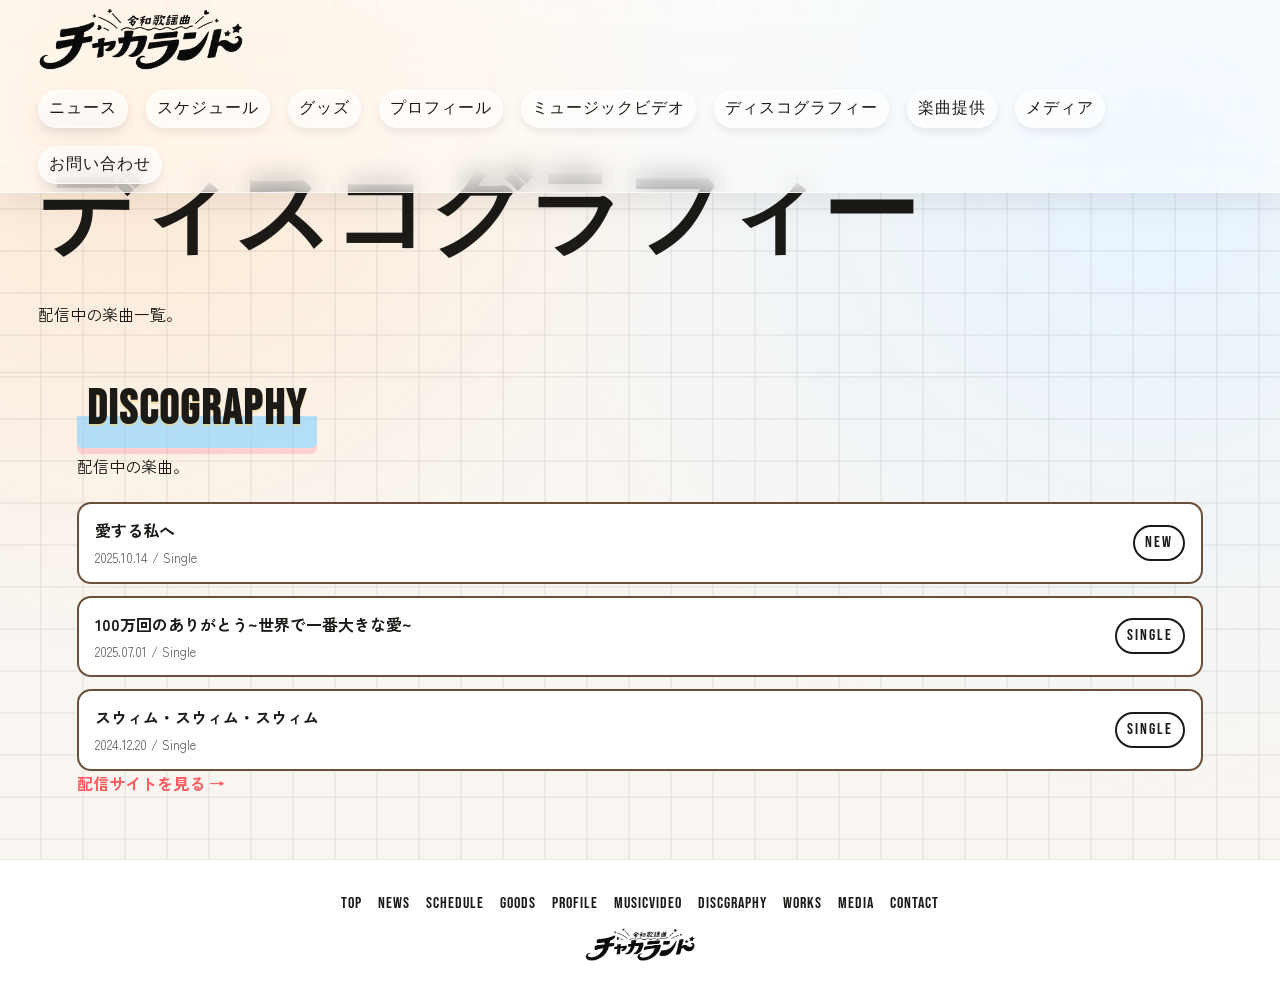
<file: discography.html>
<!doctype html>
<html lang="ja">

<head>
  <meta charset="utf-8" />
  <meta name="viewport" content="width=device-width, initial-scale=1" />
  <title>ディスコグラフィー | チャカランド公式サイト</title>
  <meta name="description" content="チャカランドの配信中楽曲一覧。シングル情報を掲載。" />
  <meta name="robots" content="index,follow" />
  <link rel="canonical" href="https://chakaland.jp/discography.html" />
  <meta property="og:locale" content="ja_JP" />
  <meta property="og:type" content="website" />
  <meta property="og:site_name" content="チャカランド" />
  <meta property="og:title" content="ディスコグラフィー | チャカランド公式サイト" />
  <meta property="og:description" content="チャカランドの配信中楽曲一覧。シングル情報を掲載。" />
  <meta property="og:url" content="https://chakaland.jp/discography.html" />
  <meta property="og:image" content="https://chakaland.jp/assets/Top/Main_Member.jpg" />
  <meta name="twitter:card" content="summary_large_image" />
  <meta name="twitter:title" content="ディスコグラフィー | チャカランド公式サイト" />
  <meta name="twitter:description" content="チャカランドの配信中楽曲一覧。シングル情報を掲載。" />
  <meta name="twitter:image" content="https://chakaland.jp/assets/Top/Main_Member.jpg" />
  <link rel="icon" type="image/png" href="assets/ハオさんパス用/ステッカー_ハート.png" />
  <link rel="apple-touch-icon" href="assets/ハオさんパス用/ステッカー_ハート.png" />
  <link rel="preconnect" href="https://fonts.googleapis.com" />
  <link rel="preconnect" href="https://fonts.gstatic.com" crossorigin />
  <link rel="stylesheet" href="styles.css" />
  <script type="application/ld+json">
    {
      "@context": "https://schema.org",
      "@type": "WebPage",
      "name": "ディスコグラフィー | チャカランド公式サイト",
      "url": "https://chakaland.jp/discography.html",
      "description": "チャカランドの配信中楽曲一覧。シングル情報を掲載。",
      "inLanguage": "ja",
      "isPartOf": {
        "@type": "WebSite",
        "name": "チャカランド公式サイト",
        "url": "https://chakaland.jp/"
      }
    }
  </script>
</head>

<body>
  <div class="bg-lines" aria-hidden="true"></div>

  <header class="hero hero-compact" id="top">
    <nav class="nav">
      <a class="logo" href="index.html#top" aria-label="チャカランド ホーム">
        <img src="assets/images/logo/chakaland_logo.png" alt="チャカランド ロゴ" width="1309" height="396" decoding="async" />
      </a>
      <button class="menu-button" type="button" aria-expanded="false" aria-controls="nav-links">
        MENU
      </button>
      <div class="nav-links" id="nav-links">
        <a href="news.html">ニュース</a>
        <a href="schedule.html">スケジュール</a>
        <a href="index.html#goods">グッズ</a>
        <a href="profile.html">プロフィール</a>
        <a href="mv.html">ミュージックビデオ</a>
        <a href="discography.html">ディスコグラフィー</a>
        <a href="providing.html">楽曲提供</a>
        <a href="media.html">メディア</a>
        <a href="index.html#contact" class="nav-cta">お問い合わせ</a>
      </div>
    </nav>

    <div class="hero-grid">
      <div class="hero-text">
        <p class="eyebrow">DISCOGRAPHY</p>
        <h1>ディスコグラフィー</h1>
        <p class="lead">配信中の楽曲一覧。</p>
      </div>
    </div>
  </header>

  <main class="page-top-divider">
    <section class="section tight-top">
      <div class="section-head">
        <h2>DISCOGRAPHY</h2>
        <p>配信中の楽曲。</p>
      </div>
      <div class="music-list">
        <article>
          <div>
            <p class="music-title">愛する私へ</p>
            <p class="music-meta">2025.10.14 / Single</p>
          </div>
          <span class="chip">New</span>
        </article>
        <article>
          <div>
            <p class="music-title">100万回のありがとう~世界で一番大きな愛~</p>
            <p class="music-meta">2025.07.01 / Single</p>
          </div>
          <span class="chip">Single</span>
        </article>
        <article>
          <div>
            <p class="music-title">スウィム・スウィム・スウィム</p>
            <p class="music-meta">2024.12.20 / Single</p>
          </div>
          <span class="chip">Single</span>
        </article>
      </div>
      <a class="link" href="https://www.tunecore.co.jp/artists?id=520353&lang=ja" target="_blank"
        rel="noopener">配信サイトを見る →</a>
    </section>
  </main>

  <footer class="footer">
    <div class="footer-links">
      <a href="index.html#top">TOP</a>
      <a href="news.html">NEWS</a>
      <a href="schedule.html">SCHEDULE</a>
      <a href="index.html#goods">GOODS</a>
      <a href="profile.html">PROFILE</a>
      <a href="mv.html">MUSICVIDEO</a>
      <a href="discography.html">Discgraphy</a>
      <a href="providing.html">WORKS</a>
      <a href="media.html">Media</a>
      <a href="index.html#contact">CONTACT</a>
    </div>
    <img class="footer-logo" src="assets/images/logo/chakaland_logo.png" alt="チャカランド ロゴ" width="1309" height="396" loading="lazy"
      decoding="async" />
  </footer>

  <script src="script.js" defer></script>
</body>

</html>
</file>
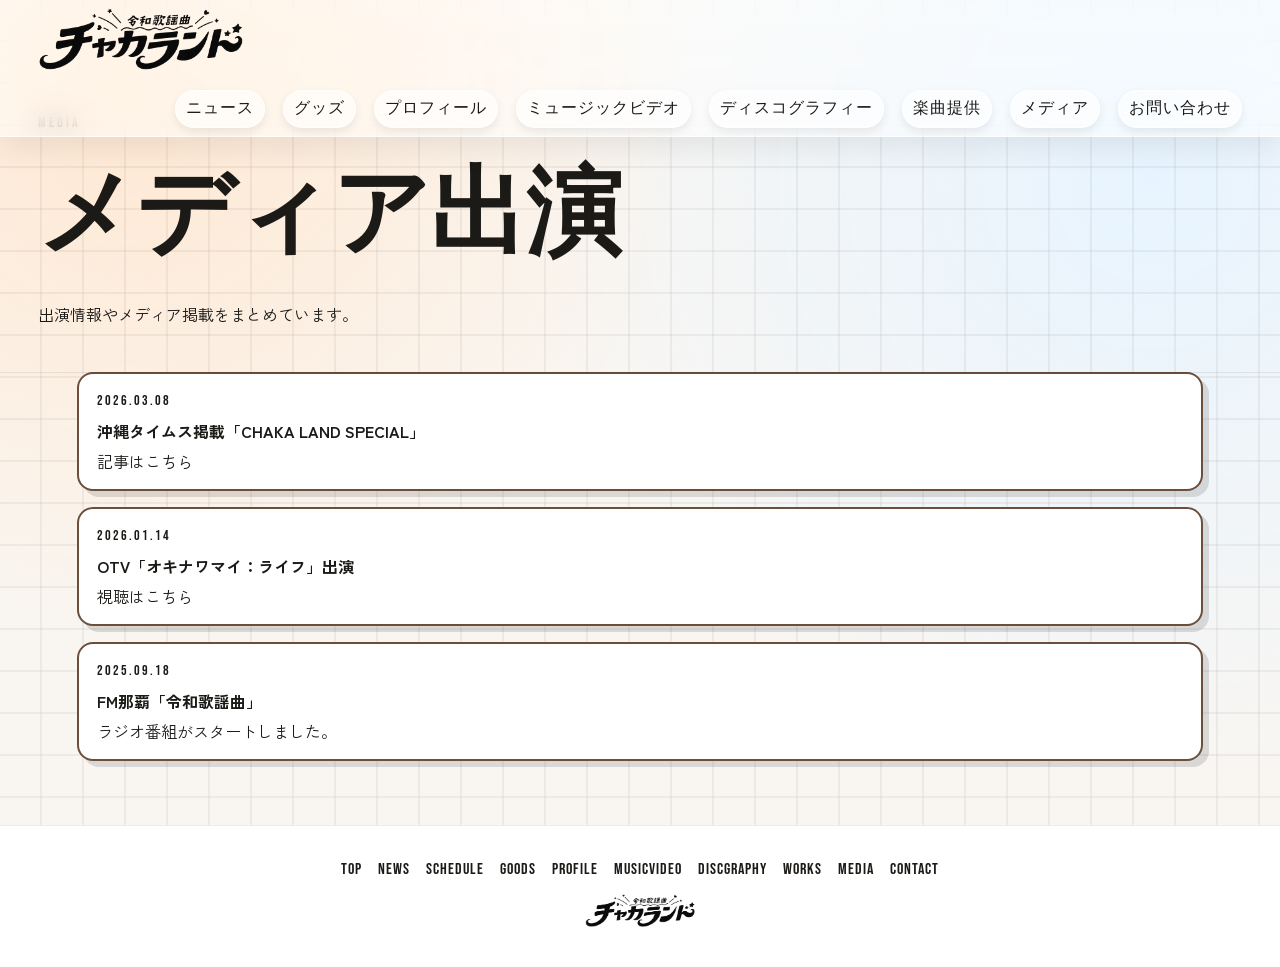
<file: media.html>
<!doctype html>
<html lang="ja">

<head>
  <meta charset="utf-8" />
  <meta name="viewport" content="width=device-width, initial-scale=1" />
  <title>メディア出演 | チャカランド公式サイト</title>
  <meta name="description" content="チャカランドのメディア出演一覧。掲載記事・番組出演・配信情報を掲載。" />
  <meta name="robots" content="index,follow" />
  <link rel="canonical" href="https://chakaland.jp/media.html" />
  <meta property="og:locale" content="ja_JP" />
  <meta property="og:type" content="website" />
  <meta property="og:site_name" content="チャカランド" />
  <meta property="og:title" content="メディア出演 | チャカランド公式サイト" />
  <meta property="og:description" content="掲載記事・番組出演・配信情報を掲載。" />
  <meta property="og:url" content="https://chakaland.jp/media.html" />
  <meta property="og:image" content="https://chakaland.jp/assets/Top/Main_Member.jpg" />
  <meta name="twitter:card" content="summary_large_image" />
  <meta name="twitter:title" content="メディア出演 | チャカランド公式サイト" />
  <meta name="twitter:description" content="掲載記事・番組出演・配信情報を掲載。" />
  <meta name="twitter:image" content="https://chakaland.jp/assets/Top/Main_Member.jpg" />
  <link rel="icon" type="image/png" href="assets/ハオさんパス用/ステッカー_ハート.png" />
  <link rel="apple-touch-icon" href="assets/ハオさんパス用/ステッカー_ハート.png" />
  <link rel="preconnect" href="https://fonts.googleapis.com" />
  <link rel="preconnect" href="https://fonts.gstatic.com" crossorigin />
  <link rel="stylesheet" href="styles.css" />
  <script type="application/ld+json">
    {
      "@context": "https://schema.org",
      "@type": "WebPage",
      "name": "メディア出演 | チャカランド公式サイト",
      "url": "https://chakaland.jp/media.html",
      "description": "チャカランドのメディア出演一覧。掲載記事・番組出演・配信情報を掲載。",
      "inLanguage": "ja",
      "isPartOf": {
        "@type": "WebSite",
        "name": "チャカランド公式サイト",
        "url": "https://chakaland.jp/"
      }
    }
  </script>
</head>

<body>
  <div class="bg-lines" aria-hidden="true"></div>

  <header class="hero hero-compact" id="top">
    <nav class="nav">
      <a class="logo" href="index.html#top" aria-label="チャカランド ホーム">
        <img src="assets/images/logo/chakaland_logo.png" alt="チャカランド ロゴ" width="1309" height="396" decoding="async" />
      </a>
      <button class="menu-button" type="button" aria-expanded="false" aria-controls="nav-links">
        MENU
      </button>
      <div class="nav-links" id="nav-links">
        <a href="index.html#news">ニュース</a>
        <a href="index.html#goods">グッズ</a>
        <a href="profile.html">プロフィール</a>
        <a href="index.html#mv">ミュージックビデオ</a>
        <a href="discography.html">ディスコグラフィー</a>
        <a href="index.html#providing">楽曲提供</a>
        <a href="media.html">メディア</a>
        <a href="index.html#contact" class="nav-cta">お問い合わせ</a>
      </div>
    </nav>

    <div class="hero-grid">
      <div class="hero-text">
        <p class="eyebrow">MEDIA</p>
        <h1>メディア出演</h1>
        <p class="lead">出演情報やメディア掲載をまとめています。</p>
      </div>
    </div>
  </header>

  <main class="page-top-divider">
    <section class="section tight-top">
      <div class="news-list">
        <a class="news-item" href="https://www.okinawatimes.co.jp/articles/-/1787338" target="_blank" rel="noopener">
          <p class="news-date">2026.03.08</p>
          <p class="news-title">沖縄タイムス掲載「CHAKA LAND SPECIAL」</p>
          <p class="news-body">記事はこちら</p>
        </a>
        <a class="news-item" href="https://www.youtube.com/watch?v=kOAnTAQmElQ" target="_blank" rel="noopener">
          <p class="news-date">2026.01.14</p>
          <p class="news-title">OTV「オキナワマイ：ライフ」出演</p>
          <p class="news-body">視聴はこちら</p>
        </a>
        <a class="news-item" href="https://www.youtube.com/playlist?list=PLq88Mbd51DTz05iuH3ZdM1J-gqySE7JL1"
          target="_blank" rel="noopener">
          <p class="news-date">2025.09.18</p>
          <p class="news-title">FM那覇「令和歌謡曲」</p>
          <p class="news-body">ラジオ番組がスタートしました。</p>
        </a>
      </div>
    </section>
  </main>

  <footer class="footer">
    <div class="footer-links">
      <a href="index.html#top">TOP</a>
      <a href="news.html">NEWS</a>
      <a href="schedule.html">SCHEDULE</a>
      <a href="index.html#goods">GOODS</a>
      <a href="https://yonyon4737.github.io/chaka-land/profile.html">PROFILE</a>
      <a href="mv.html">MUSICVIDEO</a>
      <a href="discography.html">Discgraphy</a>
      <a href="providing.html">WORKS</a>
      <a href="media.html">Media</a>
      <a href="index.html#contact">CONTACT</a>
    </div>
    <img class="footer-logo" src="assets/images/logo/chakaland_logo.png" alt="チャカランド ロゴ" width="1309" height="396" loading="lazy"
      decoding="async" />
  </footer>

  <script src="script.js" defer></script>
</body>

</html>
</file>
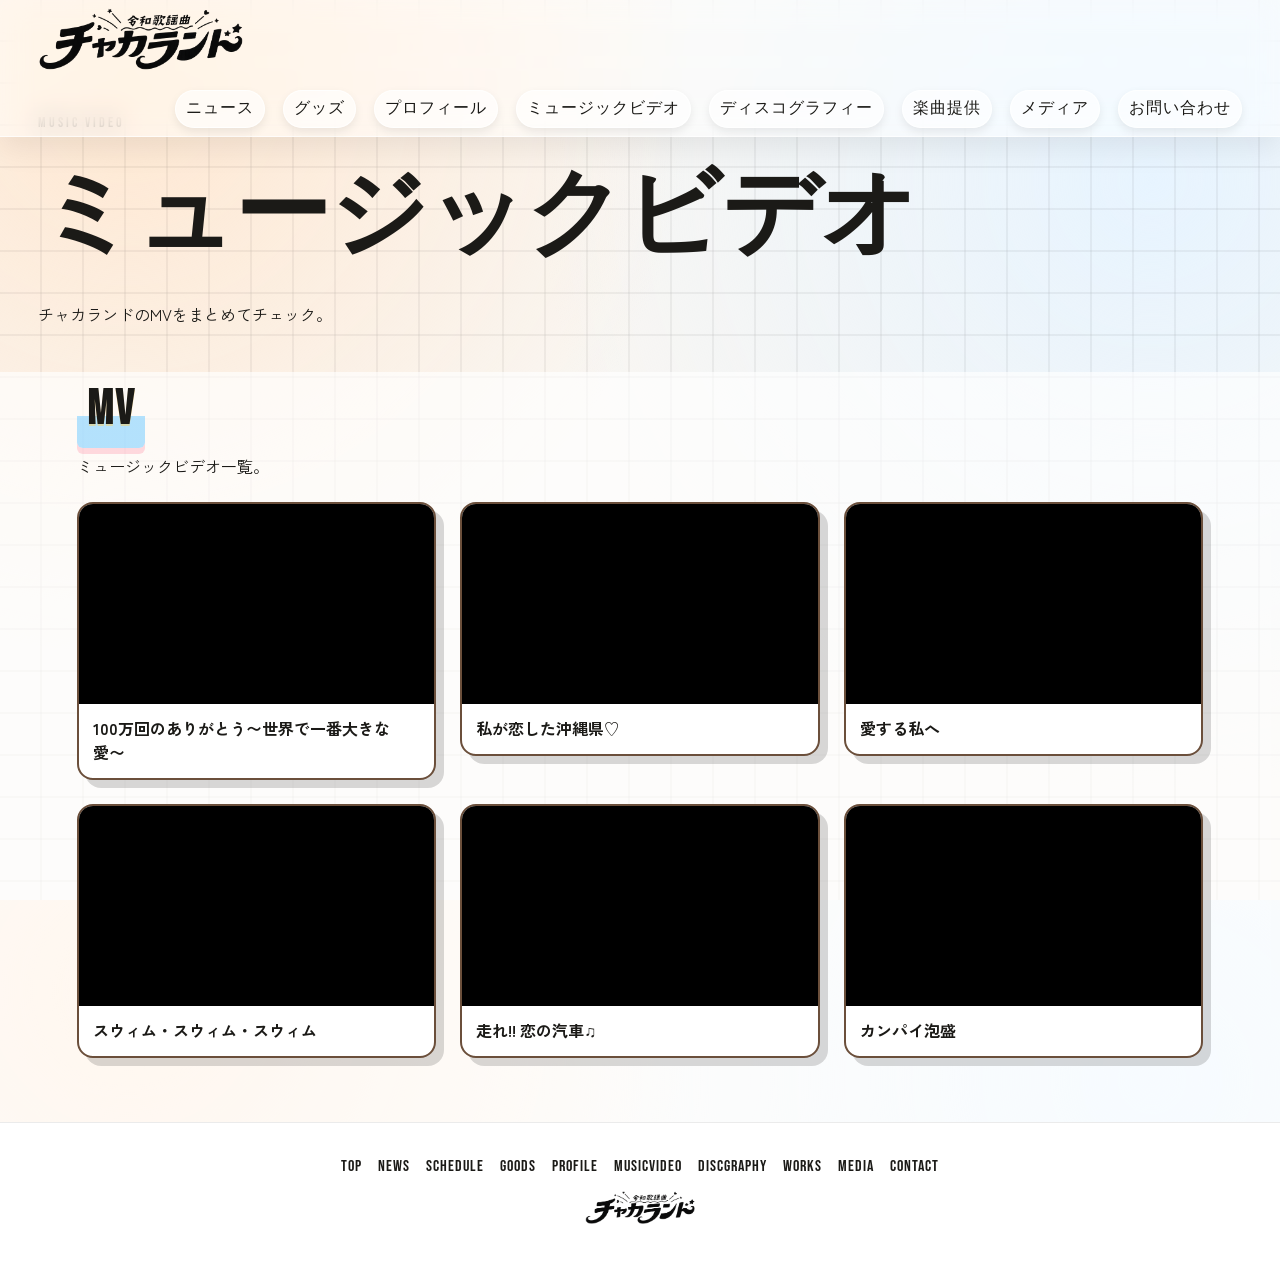
<file: mv.html>
<!doctype html>
<html lang="ja">

<head>
  <meta charset="utf-8" />
  <meta name="viewport" content="width=device-width, initial-scale=1" />
  <title>ミュージックビデオ | チャカランド公式サイト</title>
  <meta name="description" content="チャカランドのミュージックビデオ一覧。公式MVをまとめて視聴できます。" />
  <meta name="robots" content="index,follow" />
  <link rel="canonical" href="https://chakaland.jp/mv.html" />
  <meta property="og:locale" content="ja_JP" />
  <meta property="og:type" content="website" />
  <meta property="og:site_name" content="チャカランド" />
  <meta property="og:title" content="ミュージックビデオ | チャカランド公式サイト" />
  <meta property="og:description" content="チャカランドの公式MVをまとめて視聴できます。" />
  <meta property="og:url" content="https://chakaland.jp/mv.html" />
  <meta property="og:image" content="https://chakaland.jp/assets/Top/Main_Member.jpg" />
  <meta name="twitter:card" content="summary_large_image" />
  <meta name="twitter:title" content="ミュージックビデオ | チャカランド公式サイト" />
  <meta name="twitter:description" content="チャカランドの公式MVをまとめて視聴できます。" />
  <meta name="twitter:image" content="https://chakaland.jp/assets/Top/Main_Member.jpg" />
  <link rel="icon" type="image/png" href="assets/ハオさんパス用/ステッカー_ハート.png" />
  <link rel="apple-touch-icon" href="assets/ハオさんパス用/ステッカー_ハート.png" />
  <link rel="preconnect" href="https://fonts.googleapis.com" />
  <link rel="preconnect" href="https://fonts.gstatic.com" crossorigin />
  <link rel="stylesheet" href="styles.css" />
  <script type="application/ld+json">
      {
        "@context": "https://schema.org",
        "@type": "WebPage",
        "name": "ミュージックビデオ | チャカランド公式サイト",
        "url": "https://chakaland.jp/mv.html",
        "description": "チャカランドのミュージックビデオ一覧。公式MVをまとめて視聴できます。",
        "inLanguage": "ja",
        "isPartOf": {
          "@type": "WebSite",
          "name": "チャカランド公式サイト",
          "url": "https://chakaland.jp/"
        }
      }
    </script>
</head>

<body>
  <div class="bg-lines" aria-hidden="true"></div>

  <header class="hero hero-compact" id="top">
    <nav class="nav">
      <a class="logo" href="index.html#top" aria-label="チャカランド ホーム">
        <img src="assets/images/logo/chakaland_logo.png" alt="チャカランド ロゴ" width="1309" height="396" decoding="async" />
      </a>
      <button class="menu-button" type="button" aria-expanded="false" aria-controls="nav-links">
        MENU
      </button>
      <div class="nav-links" id="nav-links">
        <a href="news.html">ニュース</a>
        <a href="index.html#goods">グッズ</a>
        <a href="profile.html">プロフィール</a>
        <a href="mv.html">ミュージックビデオ</a>
        <a href="discography.html">ディスコグラフィー</a>
        <a href="index.html#providing">楽曲提供</a>
        <a href="media.html">メディア</a>
        <a href="index.html#contact" class="nav-cta">お問い合わせ</a>
      </div>
    </nav>

    <div class="hero-grid">
      <div class="hero-text">
        <p class="eyebrow">MUSIC VIDEO</p>
        <h1>ミュージックビデオ</h1>
        <p class="lead">チャカランドのMVをまとめてチェック。</p>
      </div>
    </div>
  </header>

  <main>
    <section class="section alt tight-top">
      <div class="section-head">
        <h2>MV</h2>
        <p>ミュージックビデオ一覧。</p>
      </div>
      <div class="mv-grid">
        <article class="mv-embed">
          <div class="mv-frame">
            <iframe src="https://www.youtube.com/embed/EDaxa-Eg9ro" title="100万回のありがとう〜世界で一番大きな愛〜"
              allow="accelerometer; autoplay; clipboard-write; encrypted-media; gyroscope; picture-in-picture; web-share"
              allowfullscreen></iframe>
          </div>
          <div class="mv-embed-meta">
            <p class="mv-title">100万回のありがとう〜世界で一番大きな愛〜</p>
          </div>
        </article>
        <article class="mv-embed">
          <div class="mv-frame">
            <iframe src="https://www.youtube.com/embed/9DPmHQSEmh0" title="私が恋した沖縄県♡"
              allow="accelerometer; autoplay; clipboard-write; encrypted-media; gyroscope; picture-in-picture; web-share"
              allowfullscreen></iframe>
          </div>
          <div class="mv-embed-meta">
            <p class="mv-title">私が恋した沖縄県♡</p>
          </div>
        </article>
        <article class="mv-embed">
          <div class="mv-frame">
            <iframe src="https://www.youtube.com/embed/CNo6vOcVIes" title="愛する私へ"
              allow="accelerometer; autoplay; clipboard-write; encrypted-media; gyroscope; picture-in-picture; web-share"
              allowfullscreen></iframe>
          </div>
          <div class="mv-embed-meta">
            <p class="mv-title">愛する私へ</p>
          </div>
        </article>
        <article class="mv-embed">
          <div class="mv-frame">
            <iframe src="https://www.youtube.com/embed/qQPhg0kRYuE" title="スウィム・スウィム・スウィム"
              allow="accelerometer; autoplay; clipboard-write; encrypted-media; gyroscope; picture-in-picture; web-share"
              allowfullscreen></iframe>
          </div>
          <div class="mv-embed-meta">
            <p class="mv-title">スウィム・スウィム・スウィム</p>
          </div>
        </article>
        <article class="mv-embed">
          <div class="mv-frame">
            <iframe src="https://www.youtube.com/embed/4yAuEkNgaRU" title="走れ!! 恋の汽車♫"
              allow="accelerometer; autoplay; clipboard-write; encrypted-media; gyroscope; picture-in-picture; web-share"
              allowfullscreen></iframe>
          </div>
          <div class="mv-embed-meta">
            <p class="mv-title">走れ!! 恋の汽車♫</p>
          </div>
        </article>
        <article class="mv-embed">
          <div class="mv-frame">
            <iframe src="https://www.youtube.com/embed/jxfShP53Qlg" title="カンパイ泡盛"
              allow="accelerometer; autoplay; clipboard-write; encrypted-media; gyroscope; picture-in-picture; web-share"
              allowfullscreen></iframe>
          </div>
          <div class="mv-embed-meta">
            <p class="mv-title">カンパイ泡盛</p>
          </div>
        </article>
      </div>
    </section>
  </main>

  <footer class="footer">
    <div class="footer-links">
      <a href="index.html#top">TOP</a>
      <a href="news.html">NEWS</a>
      <a href="schedule.html">SCHEDULE</a>
      <a href="index.html#goods">GOODS</a>
      <a href="https://yonyon4737.github.io/chaka-land/profile.html">PROFILE</a>
      <a href="mv.html">MUSICVIDEO</a>
      <a href="discography.html">Discgraphy</a>
      <a href="providing.html">WORKS</a>
      <a href="media.html">Media</a>
      <a href="index.html#contact">CONTACT</a>
    </div>
    <img class="footer-logo" src="assets/images/logo/chakaland_logo.png" alt="チャカランド ロゴ" width="1309" height="396" loading="lazy"
      decoding="async" />
  </footer>

  <script src="script.js" defer></script>
</body>

</html>
</file>
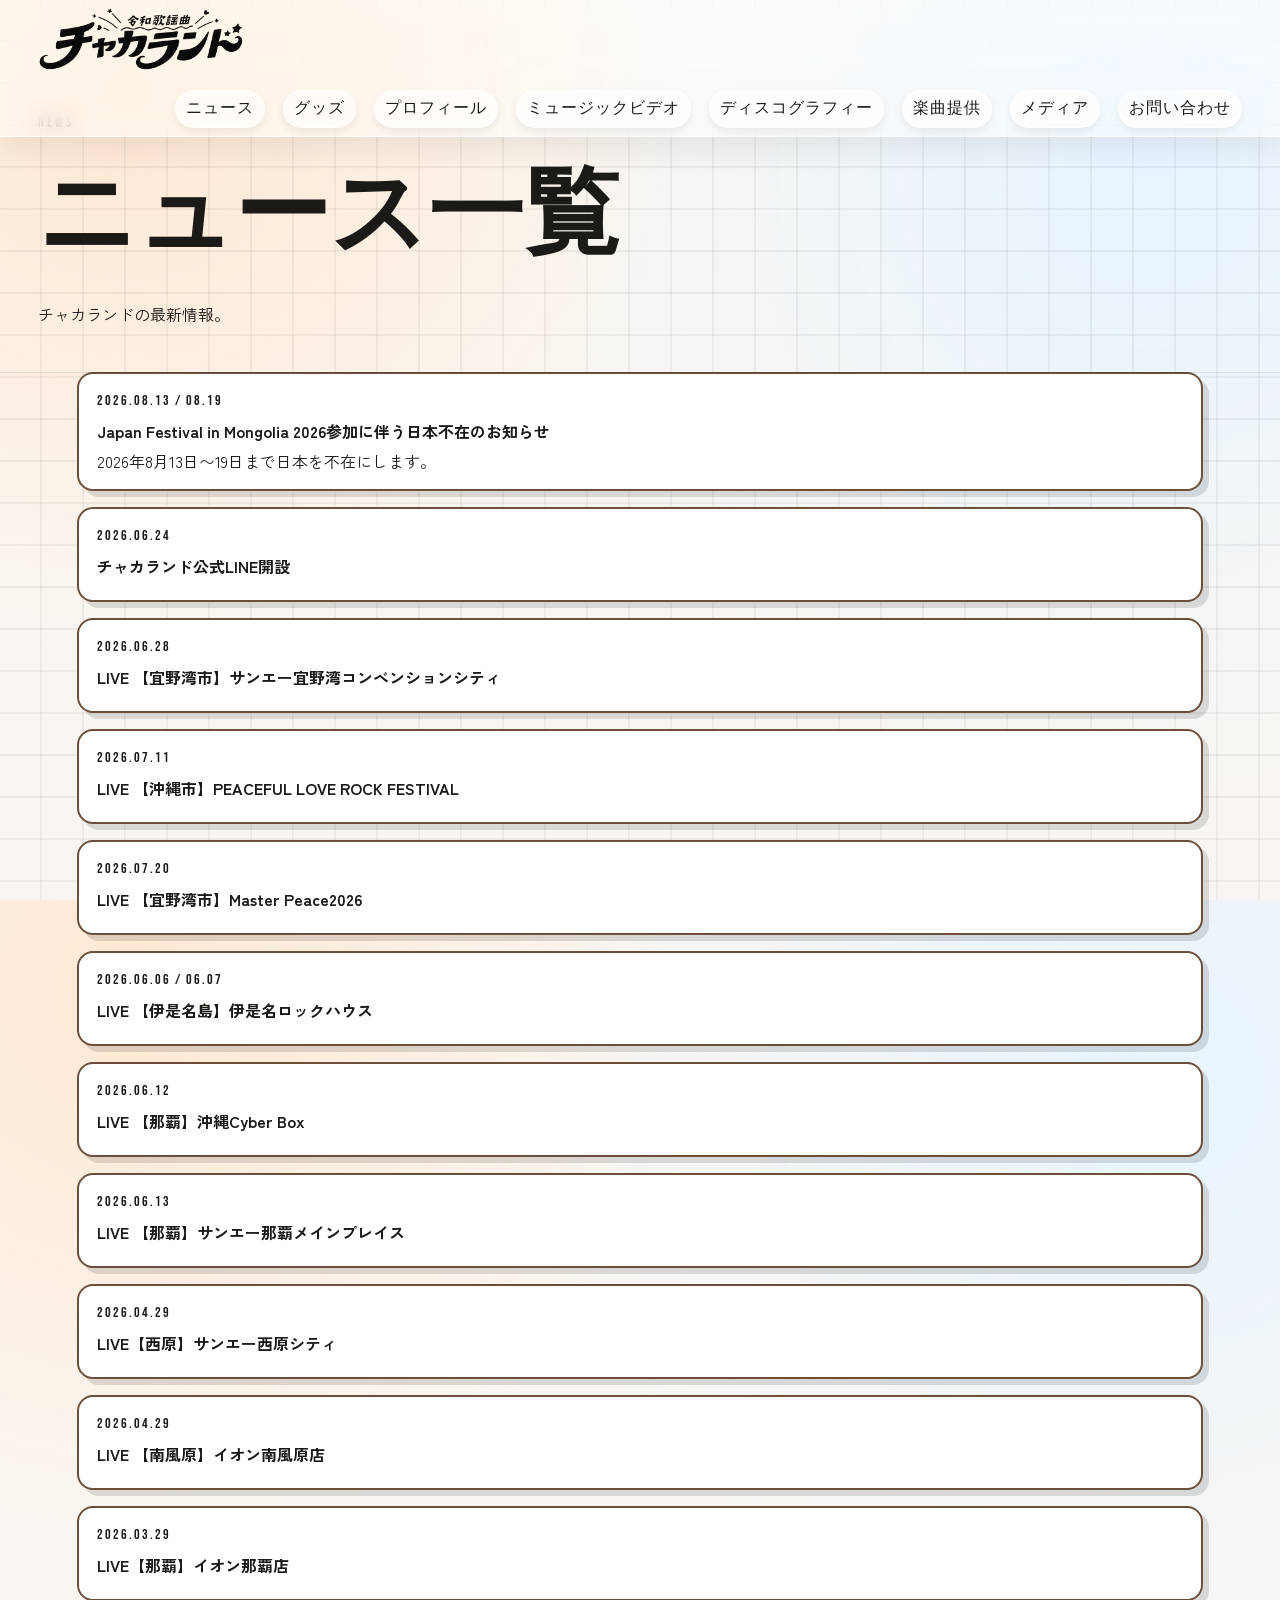
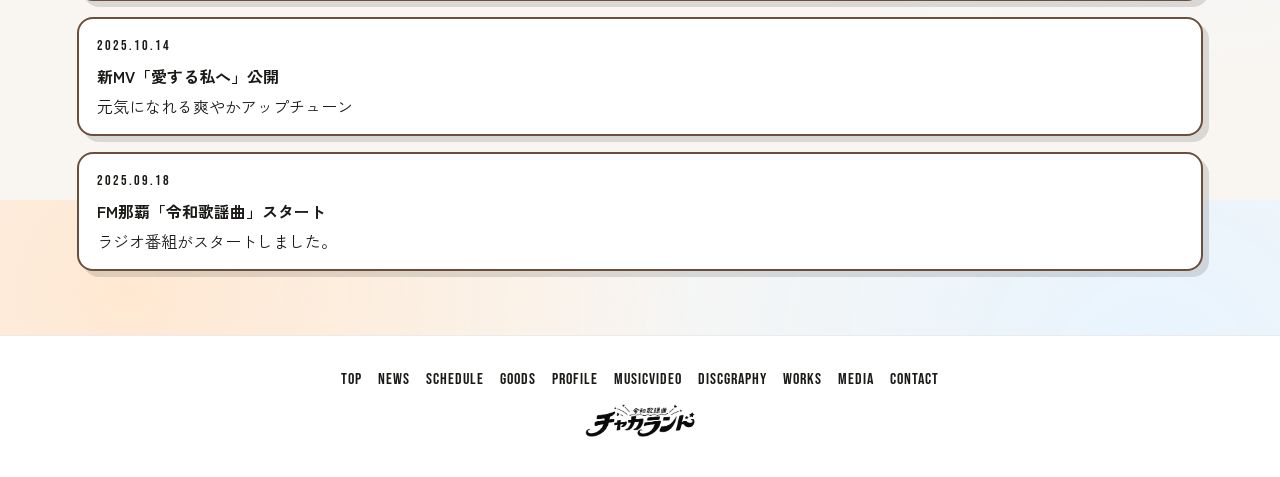
<file: news.html>
<!doctype html>
<html lang="ja">

<head>
  <meta charset="utf-8" />
  <meta name="viewport" content="width=device-width, initial-scale=1" />
  <title>ニュース | チャカランド公式サイト</title>
  <meta name="description" content="チャカランドの最新ニュース一覧。ライブ出演情報、リリース情報、メディア出演情報を掲載。" />
  <meta name="robots" content="index,follow" />
  <link rel="canonical" href="https://chakaland.jp/news.html" />
  <meta property="og:locale" content="ja_JP" />
  <meta property="og:type" content="website" />
  <meta property="og:site_name" content="チャカランド" />
  <meta property="og:title" content="ニュース | チャカランド公式サイト" />
  <meta property="og:description" content="チャカランドのライブ出演・リリース・メディア情報を掲載。" />
  <meta property="og:url" content="https://chakaland.jp/news.html" />
  <meta property="og:image" content="https://chakaland.jp/assets/Top/Main_Member.jpg" />
  <meta name="twitter:card" content="summary_large_image" />
  <meta name="twitter:title" content="ニュース | チャカランド公式サイト" />
  <meta name="twitter:description" content="チャカランドのライブ出演・リリース・メディア情報を掲載。" />
  <meta name="twitter:image" content="https://chakaland.jp/assets/Top/Main_Member.jpg" />
  <link rel="icon" type="image/png" href="assets/ハオさんパス用/ステッカー_ハート.png" />
  <link rel="apple-touch-icon" href="assets/ハオさんパス用/ステッカー_ハート.png" />
  <link rel="preconnect" href="https://fonts.googleapis.com" />
  <link rel="preconnect" href="https://fonts.gstatic.com" crossorigin />
  <link rel="stylesheet" href="styles.css" />
  <script type="application/ld+json">
      {
        "@context": "https://schema.org",
        "@type": "WebPage",
        "name": "ニュース | チャカランド公式サイト",
        "url": "https://chakaland.jp/news.html",
        "description": "チャカランドの最新ニュース一覧。ライブ出演情報、リリース情報、メディア出演情報を掲載。",
        "inLanguage": "ja",
        "isPartOf": {
          "@type": "WebSite",
          "name": "チャカランド公式サイト",
          "url": "https://chakaland.jp/"
        }
      }
    </script>
</head>

<body>
  <div class="bg-lines" aria-hidden="true"></div>

  <header class="hero hero-compact" id="top">
    <nav class="nav">
      <a class="logo" href="index.html#top" aria-label="チャカランド ホーム">
        <img src="assets/images/logo/chakaland_logo.png" alt="チャカランド ロゴ" width="1309" height="396" decoding="async" />
      </a>
      <button class="menu-button" type="button" aria-expanded="false" aria-controls="nav-links">
        MENU
      </button>
      <div class="nav-links" id="nav-links">
        <a href="index.html#news">ニュース</a>
        <a href="index.html#goods">グッズ</a>
        <a href="profile.html">プロフィール</a>
        <a href="index.html#mv">ミュージックビデオ</a>
        <a href="discography.html">ディスコグラフィー</a>
        <a href="providing.html">楽曲提供</a>
        <a href="media.html">メディア</a>
        <a href="index.html#contact" class="nav-cta">お問い合わせ</a>
      </div>
    </nav>

    <div class="hero-grid">
      <div class="hero-text">
        <p class="eyebrow">NEWS</p>
        <h1>ニュース一覧</h1>
        <p class="lead">チャカランドの最新情報。</p>
      </div>
    </div>
  </header>

  <main class="page-top-divider">
    <section class="section tight-top">
      <div class="news-list">
        <article class="news-item">
          <p class="news-date">2026.08.13 / 08.19</p>
          <p class="news-title">Japan Festival in Mongolia 2026参加に伴う日本不在のお知らせ</p>
          <p class="news-body">2026年8月13日〜19日まで日本を不在にします。</p>
        </article>
        <article class="news-item">
          <p class="news-date">2026.06.24</p>
          <p class="news-title"><a href="https://lin.ee/5kvDdkY" target="_blank" rel="noopener">チャカランド公式LINE開設</a></p>
        </article>
        <article class="news-item">
          <p class="news-date">2026.06.28</p>
          <p class="news-title">LIVE 【宜野湾市】サンエー宜野湾コンベンションシティ</p>
        </article>
        <article class="news-item">
          <p class="news-date">2026.07.11</p>
          <p class="news-title">LIVE 【沖縄市】PEACEFUL LOVE ROCK FESTIVAL</p>
        </article>
        <article class="news-item">
          <p class="news-date">2026.07.20</p>
          <p class="news-title">LIVE 【宜野湾市】Master Peace2026</p>
        </article>
        <article class="news-item">
          <p class="news-date">2026.06.06 / 06.07</p>
          <p class="news-title">LIVE 【伊是名島】伊是名ロックハウス</p>
        </article>
        <article class="news-item">
          <p class="news-date">2026.06.12</p>
          <p class="news-title">LIVE 【那覇】沖縄Cyber Box</p>
        </article>
        <article class="news-item">
          <p class="news-date">2026.06.13</p>
          <p class="news-title">LIVE 【那覇】サンエー那覇メインプレイス</p>
        </article>
        <article class="news-item">
          <p class="news-date">2026.04.29</p>
          <p class="news-title">LIVE【西原】サンエー西原シティ</p>
        </article>
        <article class="news-item">
          <p class="news-date">2026.04.29</p>
          <p class="news-title">LIVE 【南風原】イオン南風原店</p>
        </article>
        <article class="news-item">
          <p class="news-date">2026.03.29</p>
          <p class="news-title">LIVE【那覇】イオン那覇店</p>
        </article>
        <article class="news-item">
          <p class="news-date">2025.10.14</p>
          <p class="news-title">新MV「愛する私へ」公開</p>
          <p class="news-body">元気になれる爽やかアップチューン</p>
        </article>
        <article class="news-item">
          <p class="news-date">2025.09.18</p>
          <p class="news-title">FM那覇「令和歌謡曲」スタート</p>
          <p class="news-body">ラジオ番組がスタートしました。</p>
        </article>
      </div>
    </section>
  </main>

  <footer class="footer">
    <div class="footer-links">
      <a href="index.html#top">TOP</a>
      <a href="news.html">NEWS</a>
      <a href="schedule.html">SCHEDULE</a>
      <a href="index.html#goods">GOODS</a>
      <a href="https://yonyon4737.github.io/chaka-land/profile.html">PROFILE</a>
      <a href="mv.html">MUSICVIDEO</a>
      <a href="discography.html">Discgraphy</a>
      <a href="providing.html">WORKS</a>
      <a href="media.html">Media</a>
      <a href="index.html#contact">CONTACT</a>
    </div>
    <img class="footer-logo" src="assets/images/logo/chakaland_logo.png" alt="チャカランド ロゴ" width="1309" height="396" loading="lazy"
      decoding="async" />
  </footer>

  <script src="script.js" defer></script>
</body>

</html>
</file>
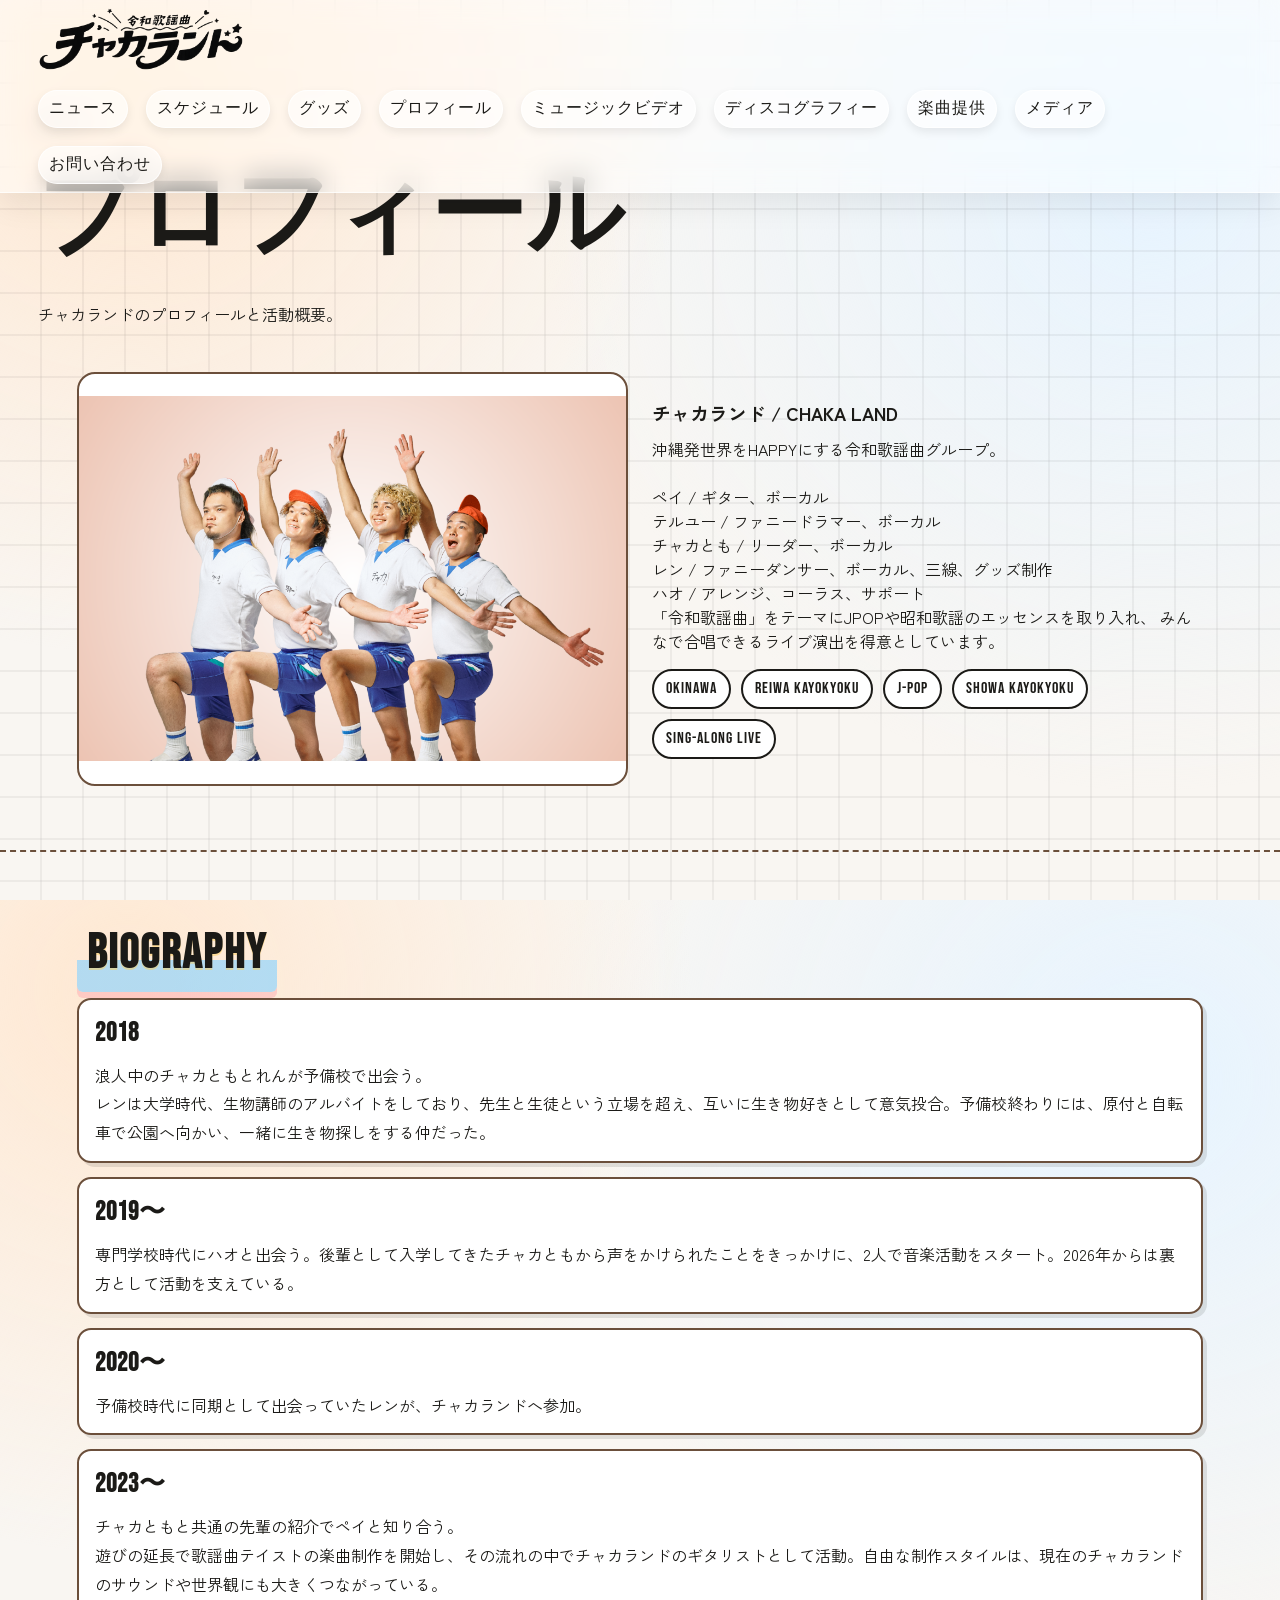
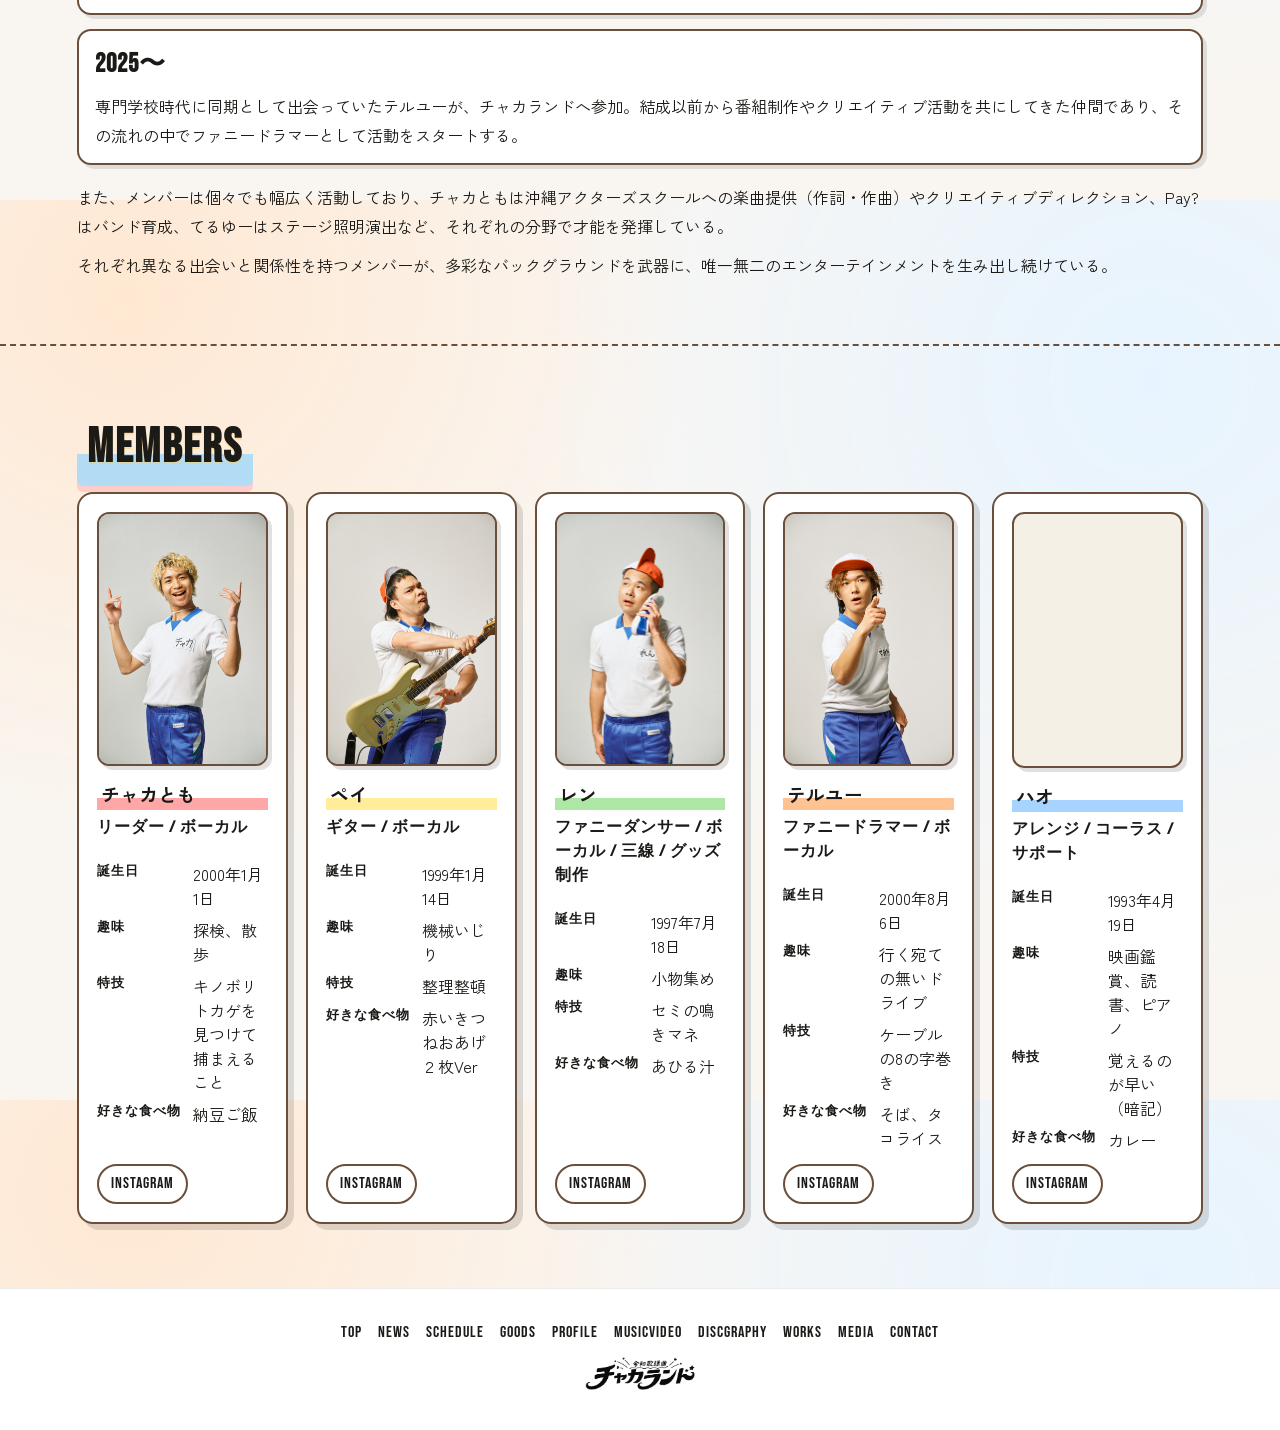
<file: profile.html>
<!doctype html>
<html lang="ja">

<head>
  <meta charset="utf-8" />
  <meta name="viewport" content="width=device-width, initial-scale=1" />
  <title>プロフィール | チャカランド公式サイト</title>
  <meta name="description" content="チャカランドのプロフィール。メンバー紹介、活動履歴、グループ概要を掲載。" />
  <meta name="robots" content="index,follow" />
  <link rel="canonical" href="https://chakaland.jp/profile.html" />
  <meta property="og:locale" content="ja_JP" />
  <meta property="og:type" content="website" />
  <meta property="og:site_name" content="チャカランド" />
  <meta property="og:title" content="プロフィール | チャカランド公式サイト" />
  <meta property="og:description" content="メンバー紹介、活動履歴、グループ概要を掲載。" />
  <meta property="og:url" content="https://chakaland.jp/profile.html" />
  <meta property="og:image" content="https://chakaland.jp/assets/Top/Main_Member.jpg" />
  <meta name="twitter:card" content="summary_large_image" />
  <meta name="twitter:title" content="プロフィール | チャカランド公式サイト" />
  <meta name="twitter:description" content="メンバー紹介、活動履歴、グループ概要を掲載。" />
  <meta name="twitter:image" content="https://chakaland.jp/assets/Top/Main_Member.jpg" />
  <link rel="icon" type="image/png" href="assets/ハオさんパス用/ステッカー_ハート.png" />
  <link rel="apple-touch-icon" href="assets/ハオさんパス用/ステッカー_ハート.png" />
  <link rel="preconnect" href="https://fonts.googleapis.com" />
  <link rel="preconnect" href="https://fonts.gstatic.com" crossorigin />
  <link rel="stylesheet" href="styles.css" />
  <script type="application/ld+json">
    {
      "@context": "https://schema.org",
      "@type": "WebPage",
      "name": "プロフィール | チャカランド公式サイト",
      "url": "https://chakaland.jp/profile.html",
      "description": "チャカランドのプロフィール。メンバー紹介、活動履歴、グループ概要を掲載。",
      "inLanguage": "ja",
      "isPartOf": {
        "@type": "WebSite",
        "name": "チャカランド公式サイト",
        "url": "https://chakaland.jp/"
      }
    }
  </script>
</head>

<body>
  <div class="bg-lines" aria-hidden="true"></div>

  <header class="hero hero-compact" id="top">
    <nav class="nav">
      <a class="logo" href="index.html#top" aria-label="チャカランド ホーム">
        <img src="assets/images/logo/chakaland_logo.png" alt="チャカランド ロゴ" width="1309" height="396" decoding="async" />
      </a>
      <button class="menu-button" type="button" aria-expanded="false" aria-controls="nav-links">
        MENU
      </button>
      <div class="nav-links" id="nav-links">
        <a href="news.html">ニュース</a>
        <a href="schedule.html">スケジュール</a>
        <a href="index.html#goods">グッズ</a>
        <a href="profile.html">プロフィール</a>
        <a href="mv.html">ミュージックビデオ</a>
        <a href="discography.html">ディスコグラフィー</a>
        <a href="providing.html">楽曲提供</a>
        <a href="media.html">メディア</a>
        <a href="index.html#contact" class="nav-cta">お問い合わせ</a>
      </div>
    </nav>

    <div class="hero-grid">
      <div class="hero-text">
        <p class="eyebrow">PROFILE</p>
        <h1>プロフィール</h1>
        <p class="lead">チャカランドのプロフィールと活動概要。</p>
      </div>
    </div>
  </header>

  <main>
    <section class="section tight-top">
      <div class="profile-grid">
        <div class="profile-media">
          <img src="assets/images/profile/Senzaiai_Pose_beige.png" alt="チャカランド メインビジュアル" width="764" height="509" decoding="async" />
        </div>
        <div class="profile-text">
          <h3>チャカランド / CHAKA LAND</h3>
          <p>
            沖縄発世界をHAPPYにする令和歌謡曲グループ。<br />
            <br />
            ペイ / ギター、ボーカル<br />
            テルユー / ファニードラマー、ボーカル<br />
            チャカとも / リーダー、ボーカル<br />
            レン / ファニーダンサー、ボーカル、三線、グッズ制作<br />
            ハオ / アレンジ、コーラス、サポート
          </p>
          <p>
            「令和歌謡曲」をテーマにJPOPや昭和歌謡のエッセンスを取り入れ、
            みんなで合唱できるライブ演出を得意としています。
          </p>
          <div class="tag-list" aria-label="チャカランドのキーワード">
            <span class="tag">OKINAWA</span>
            <span class="tag">REIWA KAYOKYOKU</span>
            <span class="tag">J-POP</span>
            <span class="tag">SHOWA KAYOKYOKU</span>
            <span class="tag">SING-ALONG LIVE</span>
          </div>
        </div>
      </div>
    </section>

    <section id="biography" class="section">
      <div class="section-head">
        <h2>BIOGRAPHY</h2>
      </div>
      <div class="biography-list">
        <article class="biography-item">
          <h3>2018</h3>
          <p>
            浪人中のチャカともとれんが予備校で出会う。<br />
            レンは大学時代、生物講師のアルバイトをしており、先生と生徒という立場を超え、互いに生き物好きとして意気投合。予備校終わりには、原付と自転車で公園へ向かい、一緒に生き物探しをする仲だった。
          </p>
        </article>
        <article class="biography-item">
          <h3>2019〜</h3>
          <p>
            専門学校時代にハオと出会う。後輩として入学してきたチャカともから声をかけられたことをきっかけに、2人で音楽活動をスタート。2026年からは裏方として活動を支えている。
          </p>
        </article>
        <article class="biography-item">
          <h3>2020〜</h3>
          <p>
            予備校時代に同期として出会っていたレンが、チャカランドへ参加。
          </p>
        </article>
        <article class="biography-item">
          <h3>2023〜</h3>
          <p>
            チャカともと共通の先輩の紹介でペイと知り合う。<br />
            遊びの延長で歌謡曲テイストの楽曲制作を開始し、その流れの中でチャカランドのギタリストとして活動。自由な制作スタイルは、現在のチャカランドのサウンドや世界観にも大きくつながっている。
          </p>
        </article>
        <article class="biography-item">
          <h3>2025〜</h3>
          <p>
            専門学校時代に同期として出会っていたテルユーが、チャカランドへ参加。結成以前から番組制作やクリエイティブ活動を共にしてきた仲間であり、その流れの中でファニードラマーとして活動をスタートする。
          </p>
        </article>
      </div>
      <div class="biography-note">
        <p>
          また、メンバーは個々でも幅広く活動しており、チャカともは沖縄アクターズスクールへの楽曲提供（作詞・作曲）やクリエイティブディレクション、Pay?はバンド育成、てるゆーはステージ照明演出など、それぞれの分野で才能を発揮している。
        </p>
        <p>
          それぞれ異なる出会いと関係性を持つメンバーが、多彩なバックグラウンドを武器に、唯一無二のエンターテインメントを生み出し続けている。
        </p>
      </div>
    </section>

    <section id="members" class="section">
      <div class="section-head">
        <h2>MEMBERS</h2>
      </div>
      <div class="member-grid">
        <article class="member-card">
          <div class="member-photo-link">
            <img class="member-photo" src="assets/Member_pic/chakatomo_pic.jpg" alt="チャカともの写真" width="2667"
              height="4000" loading="lazy" decoding="async" />
          </div>
          <h3 class="member-name chakatomo">チャカとも</h3>
          <p class="member-role">リーダー / ボーカル</p>
          <dl class="member-profile">
            <div>
              <dt>誕生日</dt>
              <dd>2000年1月1日</dd>
            </div>
            <div>
              <dt>趣味</dt>
              <dd>探検、散歩</dd>
            </div>
            <div>
              <dt>特技</dt>
              <dd>キノボリトカゲを見つけて捕まえること</dd>
            </div>
            <div>
              <dt>好きな食べ物</dt>
              <dd>納豆ご飯</dd>
            </div>
          </dl>
          <div class="member-sns">
            <a href="https://www.instagram.com/chakatomo2000/?hl=ja" target="_blank" rel="noreferrer">Instagram</a>
          </div>
        </article>
        <article class="member-card">
          <div class="member-photo-link">
            <img class="member-photo" src="assets/Member_pic/pay_pic.jpg" alt="ペイの写真" width="2667" height="4000"
              loading="lazy" decoding="async" />
          </div>
          <h3 class="member-name pay">ペイ</h3>
          <p class="member-role">ギター / ボーカル</p>
          <dl class="member-profile">
            <div>
              <dt>誕生日</dt>
              <dd>1999年1月14日</dd>
            </div>
            <div>
              <dt>趣味</dt>
              <dd>機械いじり</dd>
            </div>
            <div>
              <dt>特技</dt>
              <dd>整理整頓</dd>
            </div>
            <div>
              <dt>好きな食べ物</dt>
              <dd>赤いきつねおあげ２枚Ver</dd>
            </div>
          </dl>
          <div class="member-sns">
            <a href="https://www.instagram.com/kooooooooohey/?hl=ja" target="_blank" rel="noreferrer">Instagram</a>
          </div>
        </article>
        <article class="member-card">
          <div class="member-photo-link">
            <img class="member-photo" src="assets/Member_pic/ren_pic.jpg" alt="レンの写真" width="2667" height="4000"
              loading="lazy" decoding="async" />
          </div>
          <h3 class="member-name ren">レン</h3>
          <p class="member-role">ファニーダンサー / ボーカル / 三線 / グッズ制作</p>
          <dl class="member-profile">
            <div>
              <dt>誕生日</dt>
              <dd>1997年7月18日</dd>
            </div>
            <div>
              <dt>趣味</dt>
              <dd>小物集め</dd>
            </div>
            <div>
              <dt>特技</dt>
              <dd>セミの鳴きマネ</dd>
            </div>
            <div>
              <dt>好きな食べ物</dt>
              <dd>あひる汁</dd>
            </div>
          </dl>
          <div class="member-sns">
            <a href="https://www.instagram.com/nakarendahyon/?hl=ja" target="_blank" rel="noreferrer">Instagram</a>
          </div>
        </article>
        <article class="member-card">
          <div class="member-photo-link">
            <img class="member-photo" src="assets/Member_pic/teruyu_pic.jpg" alt="テルユーの写真" width="2667" height="4000"
              loading="lazy" decoding="async" />
          </div>
          <h3 class="member-name teruyu">テルユー</h3>
          <p class="member-role">ファニードラマー / ボーカル</p>
          <dl class="member-profile">
            <div>
              <dt>誕生日</dt>
              <dd>2000年8月6日</dd>
            </div>
            <div>
              <dt>趣味</dt>
              <dd>行く宛ての無いドライブ</dd>
            </div>
            <div>
              <dt>特技</dt>
              <dd>ケーブルの8の字巻き</dd>
            </div>
            <div>
              <dt>好きな食べ物</dt>
              <dd>そば、タコライス</dd>
            </div>
          </dl>
          <div class="member-sns">
            <a href="https://www.instagram.com/teruyou/?hl=ja" target="_blank" rel="noreferrer">Instagram</a>
          </div>
        </article>
        <article class="member-card">
          <div class="member-photo-link">
            <div class="member-photo-frame" aria-hidden="true">
              <img class="member-photo-zoom" src="assets/Member_pic/hao.PNG" alt="ハオの写真" width="1920" height="1080"
                loading="lazy" decoding="async" />
            </div>
          </div>
          <h3 class="member-name hao">ハオ</h3>
          <p class="member-role">アレンジ / コーラス / サポート</p>
          <dl class="member-profile">
            <div>
              <dt>誕生日</dt>
              <dd>1993年4月19日</dd>
            </div>
            <div>
              <dt>趣味</dt>
              <dd>映画鑑賞、読書、ピアノ</dd>
            </div>
            <div>
              <dt>特技</dt>
              <dd>覚えるのが早い（暗記）</dd>
            </div>
            <div>
              <dt>好きな食べ物</dt>
              <dd>カレー</dd>
            </div>
          </dl>
          <div class="member-sns">
            <a href="https://www.instagram.com/hao_blossom/?hl=ja" target="_blank" rel="noreferrer">Instagram</a>
          </div>
        </article>
      </div>
    </section>

  </main>


  <footer class="footer">
    <div class="footer-links">
      <a href="index.html#top">TOP</a>
      <a href="news.html">NEWS</a>
      <a href="schedule.html">SCHEDULE</a>
      <a href="index.html#goods">GOODS</a>
      <a href="https://yonyon4737.github.io/chaka-land/profile.html">PROFILE</a>
      <a href="mv.html">MUSICVIDEO</a>
      <a href="discography.html">Discgraphy</a>
      <a href="providing.html">WORKS</a>
      <a href="media.html">Media</a>
      <a href="index.html#contact">CONTACT</a>
    </div>
    <img class="footer-logo" src="assets/images/logo/chakaland_logo.png" alt="チャカランド ロゴ" width="1309" height="396" loading="lazy"
      decoding="async" />
  </footer>

  <script src="script.js" defer></script>
</body>

</html>
</file>
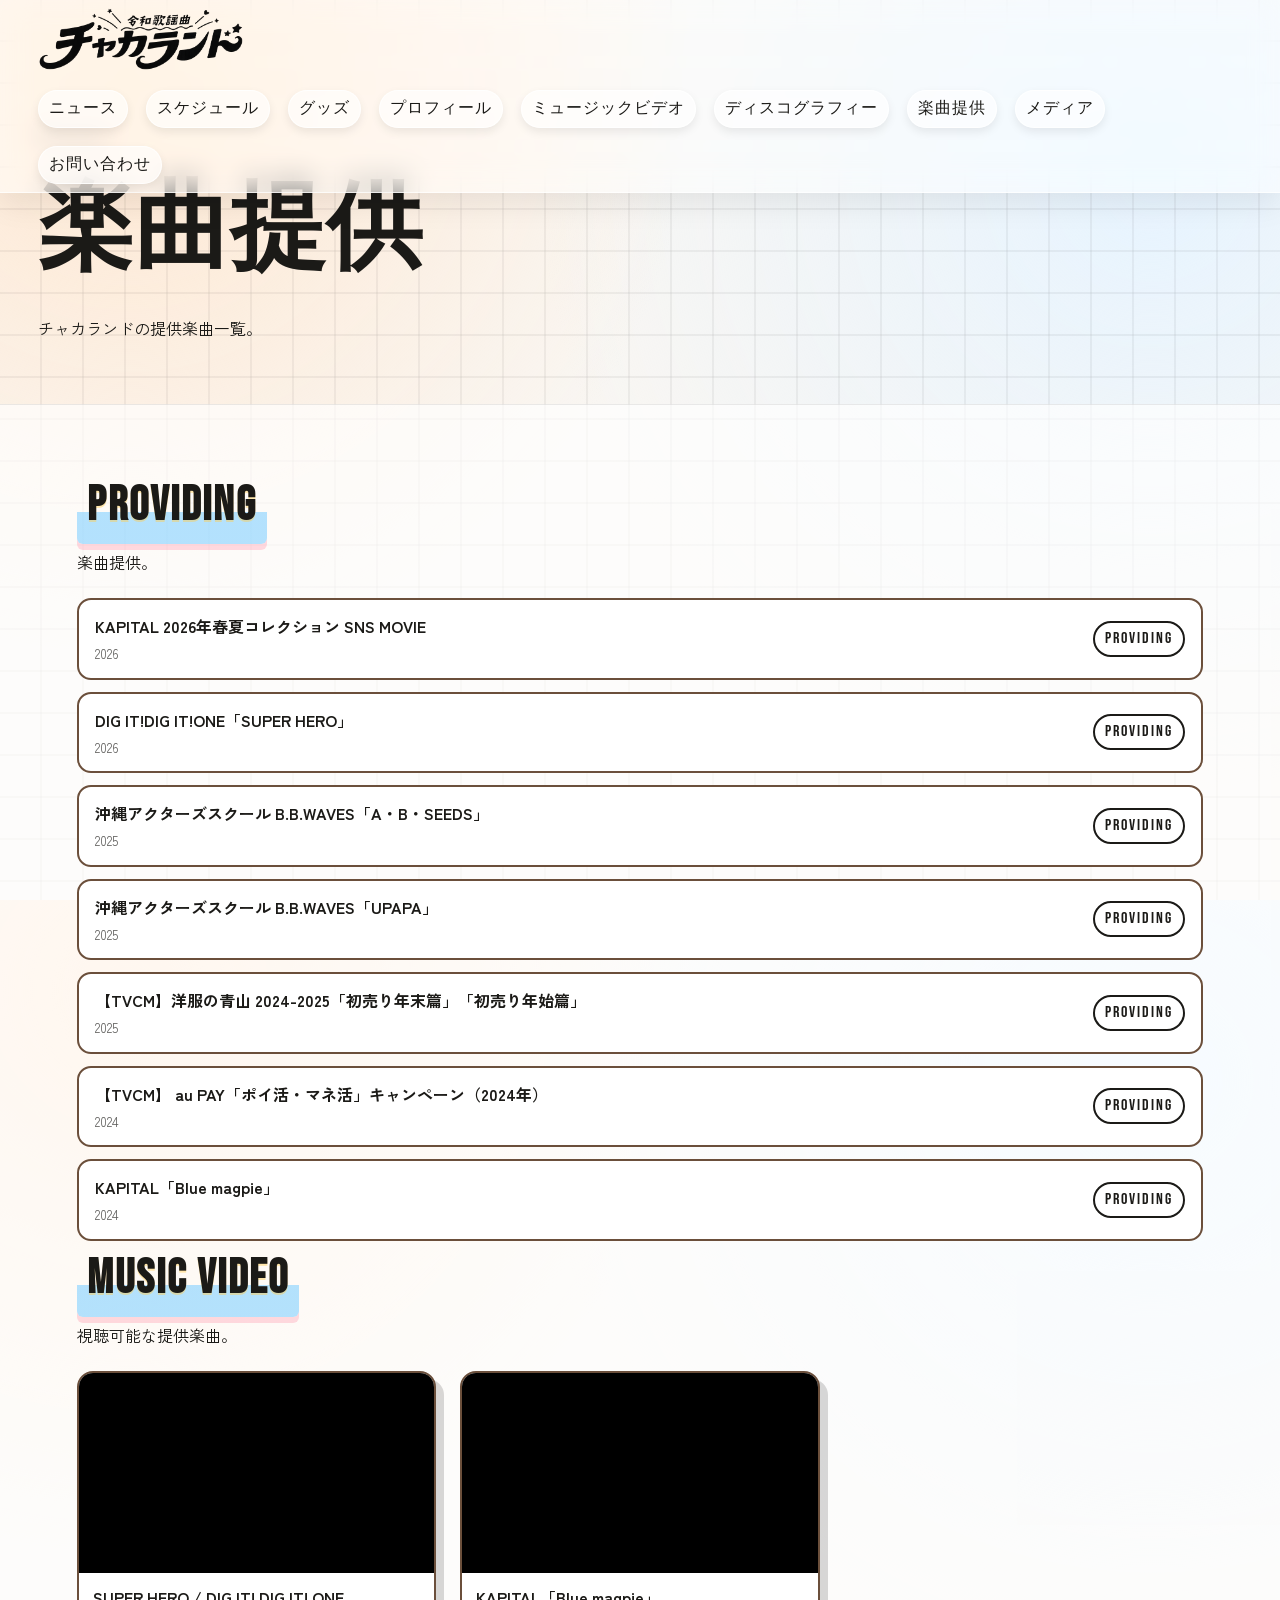
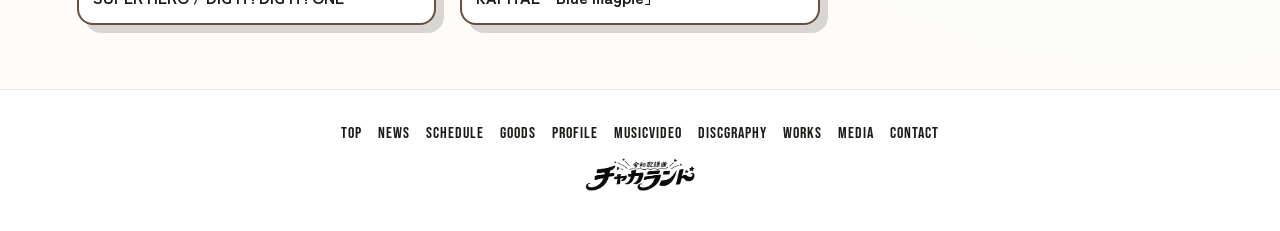
<file: providing.html>
<!doctype html>
<html lang="ja">

<head>
  <meta charset="utf-8" />
  <meta name="viewport" content="width=device-width, initial-scale=1" />
  <title>楽曲提供 | チャカランド公式サイト</title>
  <meta name="description" content="チャカランドの楽曲提供一覧。提供実績や関連情報を掲載。" />
  <meta name="robots" content="index,follow" />
  <link rel="canonical" href="https://chakaland.jp/providing.html" />
  <meta property="og:locale" content="ja_JP" />
  <meta property="og:type" content="website" />
  <meta property="og:site_name" content="チャカランド" />
  <meta property="og:title" content="楽曲提供 | チャカランド公式サイト" />
  <meta property="og:description" content="チャカランドの楽曲提供一覧。提供実績や関連情報を掲載。" />
  <meta property="og:url" content="https://chakaland.jp/providing.html" />
  <meta property="og:image" content="https://chakaland.jp/assets/Top/Main_Member.jpg" />
  <meta name="twitter:card" content="summary_large_image" />
  <meta name="twitter:title" content="楽曲提供 | チャカランド公式サイト" />
  <meta name="twitter:description" content="チャカランドの楽曲提供一覧。提供実績や関連情報を掲載。" />
  <meta name="twitter:image" content="https://chakaland.jp/assets/Top/Main_Member.jpg" />
  <link rel="icon" type="image/png" href="assets/ハオさんパス用/ステッカー_ハート.png" />
  <link rel="apple-touch-icon" href="assets/ハオさんパス用/ステッカー_ハート.png" />
  <link rel="preconnect" href="https://fonts.googleapis.com" />
  <link rel="preconnect" href="https://fonts.gstatic.com" crossorigin />
  <link rel="stylesheet" href="styles.css" />
  <script type="application/ld+json">
      {
        "@context": "https://schema.org",
        "@type": "WebPage",
        "name": "楽曲提供 | チャカランド公式サイト",
        "url": "https://chakaland.jp/providing.html",
        "description": "チャカランドの楽曲提供一覧。提供実績や関連情報を掲載。",
        "inLanguage": "ja",
        "isPartOf": {
          "@type": "WebSite",
          "name": "チャカランド公式サイト",
          "url": "https://chakaland.jp/"
        }
      }
    </script>
</head>

<body>
  <div class="bg-lines" aria-hidden="true"></div>

  <header class="hero" id="top">
    <nav class="nav">
      <a class="logo" href="index.html#top" aria-label="チャカランド ホーム">
        <img src="assets/images/logo/chakaland_logo.png" alt="チャカランド ロゴ" width="1309" height="396" decoding="async" />
      </a>
      <button class="menu-button" type="button" aria-expanded="false" aria-controls="nav-links">
        MENU
      </button>
      <div class="nav-links" id="nav-links">
        <a href="news.html">ニュース</a>
        <a href="schedule.html">スケジュール</a>
        <a href="index.html#goods">グッズ</a>
        <a href="profile.html">プロフィール</a>
        <a href="mv.html">ミュージックビデオ</a>
        <a href="discography.html">ディスコグラフィー</a>
        <a href="providing.html">楽曲提供</a>
        <a href="media.html">メディア</a>
        <a href="index.html#contact" class="nav-cta">お問い合わせ</a>
      </div>
    </nav>

    <div class="hero-grid">
      <div class="hero-text">
        <p class="eyebrow">PROVIDING</p>
        <h1>楽曲提供</h1>
        <p class="lead">チャカランドの提供楽曲一覧。</p>
      </div>
    </div>
  </header>

  <main class="page-top-divider">
    <section class="section alt">
      <div class="section-head">
        <h2>PROVIDING</h2>
        <p>楽曲提供。</p>
      </div>
      <div class="music-list">
        <article>
          <div>
            <p class="music-title">KAPITAL 2026年春夏コレクション SNS MOVIE</p>
            <p class="music-meta">2026</p>
          </div>
          <span class="chip">Providing</span>
        </article>
        <article>
          <div>
            <p class="music-title">DIG IT!DIG IT!ONE「SUPER HERO」</p>
            <p class="music-meta">2026</p>
          </div>
          <span class="chip">Providing</span>
        </article>
        <article>
          <div>
            <p class="music-title">沖縄アクターズスクール B.B.WAVES「A・B・SEEDS」</p>
            <p class="music-meta">2025</p>
          </div>
          <span class="chip">Providing</span>
        </article>
        <article>
          <div>
            <p class="music-title">沖縄アクターズスクール B.B.WAVES「UPAPA」</p>
            <p class="music-meta">2025</p>
          </div>
          <span class="chip">Providing</span>
        </article>
        <article>
          <div>
            <p class="music-title">【TVCM】洋服の青山 2024-2025「初売り年末篇」「初売り年始篇」</p>
            <p class="music-meta">2025</p>
          </div>
          <span class="chip">Providing</span>
        </article>
        <article>
          <div>
            <p class="music-title">【TVCM】 au PAY「ポイ活・マネ活」キャンペーン（2024年）</p>
            <p class="music-meta">2024</p>
          </div>
          <span class="chip">Providing</span>
        </article>
        <article>
          <div>
            <p class="music-title">KAPITAL「Blue magpie」</p>
            <p class="music-meta">2024</p>
          </div>
          <span class="chip">Providing</span>
        </article>
      </div>

      <div class="section-head">
        <h2>MUSIC VIDEO</h2>
        <p>視聴可能な提供楽曲。</p>
      </div>
      <div class="mv-grid">
        <article class="mv-embed">
          <div class="mv-frame">
            <iframe src="https://www.youtube.com/embed/pd4XgmirZC0" title="SUPER HERO / DIG IT! DIG IT! ONE"
              allow="accelerometer; autoplay; clipboard-write; encrypted-media; gyroscope; picture-in-picture; web-share"
              allowfullscreen></iframe>
          </div>
          <div class="mv-embed-meta">
            <p class="mv-title">SUPER HERO / DIG IT! DIG IT! ONE</p>
          </div>
        </article>
        <article class="mv-embed">
          <div class="mv-frame">
            <iframe src="https://www.youtube.com/embed/NDhYnPnxzn8" title="KAPITAL「Blue magpie」"
              allow="accelerometer; autoplay; clipboard-write; encrypted-media; gyroscope; picture-in-picture; web-share"
              allowfullscreen></iframe>
          </div>
          <div class="mv-embed-meta">
            <p class="mv-title">KAPITAL「Blue magpie」</p>
          </div>
        </article>
      </div>
    </section>
  </main>

  <footer class="footer">
    <div class="footer-links">
      <a href="index.html#top">TOP</a>
      <a href="news.html">NEWS</a>
      <a href="schedule.html">SCHEDULE</a>
      <a href="index.html#goods">GOODS</a>
      <a href="https://yonyon4737.github.io/chaka-land/profile.html">PROFILE</a>
      <a href="mv.html">MUSICVIDEO</a>
      <a href="discography.html">Discgraphy</a>
      <a href="providing.html">WORKS</a>
      <a href="media.html">Media</a>
      <a href="index.html#contact">CONTACT</a>
    </div>
    <img class="footer-logo" src="assets/images/logo/chakaland_logo.png" alt="チャカランド ロゴ" width="1309" height="396" loading="lazy"
      decoding="async" />
  </footer>

  <script src="script.js" defer></script>
</body>

</html>
</file>
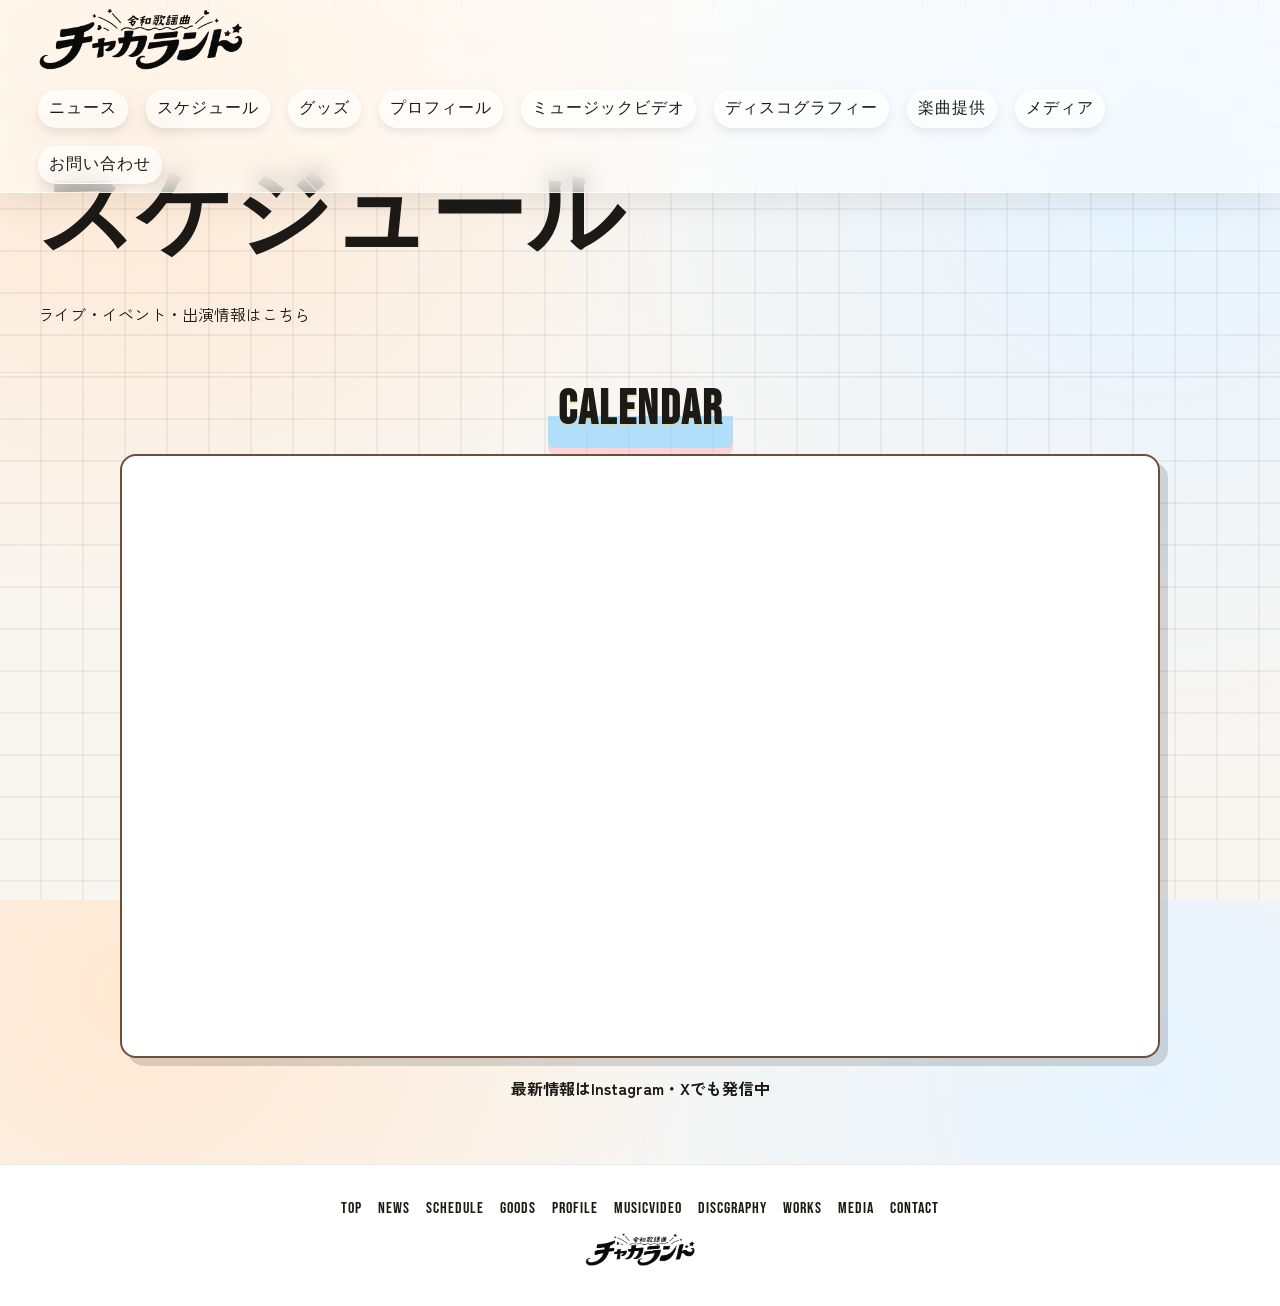
<file: schedule.html>
<!doctype html>
<html lang="ja">

<head>
  <meta charset="utf-8" />
  <meta name="viewport" content="width=device-width, initial-scale=1" />
  <title>チャカランド スケジュール | ライブ・出演情報</title>
  <meta name="description" content="チャカランドのライブ予定、イベント出演情報、メディア出演予定をまとめたスケジュールページです。" />
  <meta name="robots" content="index,follow" />
  <link rel="canonical" href="https://chakaland.jp/schedule.html" />
  <meta property="og:locale" content="ja_JP" />
  <meta property="og:type" content="website" />
  <meta property="og:site_name" content="チャカランド" />
  <meta property="og:title" content="チャカランド スケジュール | ライブ・出演情報" />
  <meta property="og:description" content="ライブ予定・イベント出演情報・メディア出演予定をGoogleカレンダーで確認できます。" />
  <meta property="og:url" content="https://chakaland.jp/schedule.html" />
  <meta property="og:image" content="https://chakaland.jp/assets/Top/Main_Member.jpg" />
  <meta name="twitter:card" content="summary_large_image" />
  <meta name="twitter:title" content="チャカランド スケジュール | ライブ・出演情報" />
  <meta name="twitter:description" content="ライブ予定・イベント出演情報・メディア出演予定をGoogleカレンダーで確認できます。" />
  <meta name="twitter:image" content="https://chakaland.jp/assets/Top/Main_Member.jpg" />
  <link rel="icon" type="image/png" href="assets/ハオさんパス用/ステッカー_ハート.png" />
  <link rel="apple-touch-icon" href="assets/ハオさんパス用/ステッカー_ハート.png" />
  <link rel="preconnect" href="https://fonts.googleapis.com" />
  <link rel="preconnect" href="https://fonts.gstatic.com" crossorigin />
  <link rel="stylesheet" href="styles.css" />
  <script type="application/ld+json">
      {
        "@context": "https://schema.org",
        "@type": "WebPage",
        "name": "チャカランド スケジュール | ライブ・出演情報",
        "url": "https://chakaland.jp/schedule.html",
        "description": "チャカランドのライブ予定、イベント出演情報、メディア出演予定をまとめたスケジュールページです。",
        "inLanguage": "ja",
        "isPartOf": {
          "@type": "WebSite",
          "name": "チャカランド公式サイト",
          "url": "https://chakaland.jp/"
        }
      }
    </script>
</head>

<body>
  <div class="bg-lines" aria-hidden="true"></div>

  <header class="hero hero-compact" id="top">
    <nav class="nav">
      <a class="logo" href="index.html#top" aria-label="チャカランド ホーム">
        <img src="assets/images/logo/chakaland_logo.png" alt="チャカランド ロゴ" width="1309" height="396" decoding="async" />
      </a>
      <button class="menu-button" type="button" aria-expanded="false" aria-controls="nav-links">
        MENU
      </button>
      <div class="nav-links" id="nav-links">
        <a href="index.html#news">ニュース</a>
        <a href="schedule.html">スケジュール</a>
        <a href="index.html#goods">グッズ</a>
        <a href="profile.html">プロフィール</a>
        <a href="index.html#mv">ミュージックビデオ</a>
        <a href="discography.html">ディスコグラフィー</a>
        <a href="providing.html">楽曲提供</a>
        <a href="media.html">メディア</a>
        <a href="index.html#contact" class="nav-cta">お問い合わせ</a>
      </div>
    </nav>

    <div class="hero-grid">
      <div class="hero-text">
        <p class="eyebrow">LIVE / EVENT / MEDIA</p>
        <h1>スケジュール</h1>
        <p class="lead">ライブ・イベント・出演情報はこちら</p>
      </div>
    </div>
  </header>

  <main class="page-top-divider">
    <section class="section tight-top">
      <div class="section-head schedule-head">
        <h2>CALENDAR</h2>
      </div>
      <div class="schedule-calendar-wrap">
        <iframe
          src="https://calendar.google.com/calendar/u/0/embed?height=600&wkst=1&ctz=Asia/Tokyo&mode=AGENDA&showTitle=0&showDate=0&showNav=0&showTabs=0&showCalendars=0&showPrint=0&src=Y2hha2FsYW5kLmpwQGdtYWlsLmNvbQ&color=%23039be5"
          title="チャカランド スケジュールカレンダー" loading="lazy" referrerpolicy="no-referrer-when-downgrade"></iframe>
      </div>
      <p class="schedule-sns-note">最新情報はInstagram・Xでも発信中</p>
    </section>
  </main>

  <footer class="footer">
    <div class="footer-links">
      <a href="index.html#top">TOP</a>
      <a href="news.html">NEWS</a>
      <a href="schedule.html">SCHEDULE</a>
      <a href="index.html#goods">GOODS</a>
      <a href="https://yonyon4737.github.io/chaka-land/profile.html">PROFILE</a>
      <a href="mv.html">MUSICVIDEO</a>
      <a href="discography.html">Discgraphy</a>
      <a href="providing.html">WORKS</a>
      <a href="media.html">Media</a>
      <a href="index.html#contact">CONTACT</a>
    </div>
    <img class="footer-logo" src="assets/images/logo/chakaland_logo.png" alt="チャカランド ロゴ" width="1309" height="396" loading="lazy"
      decoding="async" />
  </footer>

  <script src="script.js" defer></script>
</body>

</html>
</file>
<file: styles.css>
@import url("https://fonts.googleapis.com/css2?family=Bebas+Neue&family=Zen+Kaku+Gothic+New:wght@400;500;700&display=swap");

/* Modern CSS Reset */
*,
*::before,
*::after {
  box-sizing: border-box;
}

* {
  margin: 0;
}

html:focus-within {
  scroll-behavior: smooth;
}

html,
body {
  height: 100%;
}

body {
  line-height: 1.5;
  -webkit-font-smoothing: antialiased;
  text-rendering: optimizeLegibility;
}

img,
picture,
video,
canvas,
svg {
  display: block;
  max-width: 100%;
}

input,
button,
textarea,
select {
  font: inherit;
}

p,
h1,
h2,
h3,
h4,
h5,
h6 {
  overflow-wrap: break-word;
}

/* End reset */

:root {
  --bg: #f9f6f2;
  --ink: #1b1a17;
  --accent: #ff5a5f;
  --accent-2: #ffd86b;
  --accent-3: #8bd3ff;
  --paper: #ffffff;
  --line: rgba(0, 0, 0, 0.08);
  --frame-brown: #6b4f3b;
}

html {
  scroll-behavior: smooth;
}

body {
  margin: 0;
  font-family: "Zen Kaku Gothic New", "Hiragino Kaku Gothic ProN", "Meiryo", sans-serif;
  color: var(--ink);
  background: radial-gradient(circle at 10% 10%, #ffe8d2 0%, transparent 40%),
    radial-gradient(circle at 90% 20%, #e7f4ff 0%, transparent 45%), var(--bg);
  min-height: 100vh;
}


a {
  color: inherit;
  text-decoration: none;
}

img {
  max-width: 100%;
  display: block;
}

.bg-lines {
  position: fixed;
  inset: 0;
  background-image: linear-gradient(transparent 95%, var(--line) 96%),
    linear-gradient(90deg, transparent 95%, var(--line) 96%);
  background-size: 42px 42px;
  z-index: -1;
  opacity: 0.6;
}

.hero {
  padding: 96px 3vw 42px;
}

.nav {
  display: flex;
  align-items: center;
  gap: 20px;
  flex-wrap: wrap;
  justify-content: space-between;
  padding: 8px 3vw;
  position: fixed;
  top: 0;
  left: 0;
  right: 0;
  z-index: 10;
  background: rgba(255, 255, 255, 0.55);
  backdrop-filter: blur(14px) saturate(140%);
  border-bottom: 1px solid rgba(255, 255, 255, 0.7);
  box-shadow: 0 10px 30px rgba(0, 0, 0, 0.08);
}

.logo img {
  width: clamp(128px, 16vw, 210px);
  height: auto;
  border-radius: 0;
  border: 0;
  background: transparent;
}

.menu-button {
  display: none;
  border: 2px solid var(--ink);
  background: var(--paper);
  padding: 8px 12px;
  font-family: "Bebas Neue", sans-serif;
  letter-spacing: 2px;
  cursor: pointer;
}

.nav-links {
  display: flex;
  gap: 18px;
  flex-wrap: wrap;
  font-family: "Bebas Neue", sans-serif;
  letter-spacing: 1px;
  margin-left: auto;
}

.nav-links a {
  position: relative;
  overflow: hidden;
  padding: 6px 10px;
  border-radius: 999px;
  background: rgba(255, 255, 255, 0.6);
  border: 1px solid rgba(255, 255, 255, 0.8);
  box-shadow: 0 4px 10px rgba(0, 0, 0, 0.08);
  transition: transform 0.2s ease, background 0.2s ease, box-shadow 0.2s ease;
}

.nav-links a::after {
  content: "";
  position: absolute;
  left: 10px;
  right: 10px;
  bottom: 3px;
  height: 2px;
  background: rgba(27, 26, 23, 0.35);
  transform: scaleX(0);
  transform-origin: left center;
  transition: transform 0.35s ease;
}

.nav-links a:hover {
  transform: translateY(-2px);
  background: rgba(255, 255, 255, 0.85);
  box-shadow: 0 8px 16px rgba(0, 0, 0, 0.14);
}

.nav-links a:hover::after,
.nav-links a:focus-visible::after {
  transform: scaleX(1);
}

.nav-cta {
  border: none;
  background: var(--accent-2);
}

.nav-cta:hover {
  background: #ffd04a;
}

.hero-grid {
  display: grid;
  gap: 28px;
  grid-template-columns: repeat(auto-fit, minmax(240px, 1fr));
  align-items: center;
  margin-top: 30px;
}

.hero-compact {
  padding-bottom: 24px;
}

.hero-compact .hero-grid {
  margin-top: 16px;
}

.hero-grid-home {
  grid-template-columns: minmax(240px, 1fr) minmax(240px, 1fr);
  grid-template-areas:
    "text media"
    "lead media";
}

.hero-grid-home .hero-text {
  grid-area: text;
}

.hero-grid-home .hero-media {
  grid-area: media;
}

.hero-grid-home .hero-lead {
  grid-area: lead;
}

.hero-grid-home .hero-lead .lead {
  margin: 0;
}

.hero-home-visual {
  padding: 72px 0 0;
  min-height: 100dvh;
  display: flex;
  flex-direction: column;
}

.hero-home-visual .hero-grid-home {
  margin-top: 0;
  display: block;
  flex: 1;
}

.hero-home-visual .hero-media {
  height: calc(100vh - 72px);
  height: calc(100svh - 72px);
  height: calc(100dvh - 72px);
  border-radius: 0;
  border: 0;
  box-shadow: none;
  background: transparent;
  aspect-ratio: auto;
}

.hero-slider {
  position: relative;
}

.hero-slide-img {
  position: absolute;
  inset: 0;
  width: 100%;
  height: 100%;
  object-fit: cover;
  object-position: center 32%;
  opacity: 0;
  transition: opacity 0.9s ease;
}

.hero-slide-img.is-active {
  opacity: 1;
}

.hero-home-visual .hero-media img {
  object-fit: cover;
  object-position: center 32%;
}

.hero-slide-img[src$="Shugo_Diamond_pink.png"] {
  object-position: center 18%;
  transform: scale(0.94);
  transform-origin: center center;
}

.hero-text h1 {
  font-family: "Bebas Neue", sans-serif;
  font-size: clamp(44px, 8vw, 96px);
  margin: 12px 0;
}

.eyebrow {
  font-family: "Bebas Neue", sans-serif;
  letter-spacing: 3px;
  font-size: 14px;
  margin: 0;
}

.lead {
  margin: 0 0 20px;
  line-height: 1.7;
}

.hero-actions {
  display: flex;
  flex-wrap: wrap;
  gap: 12px;
}

.btn {
  display: inline-flex;
  align-items: center;
  justify-content: center;
  gap: 8px;
  padding: 10px 18px;
  border-radius: 999px;
  border: 2px solid var(--ink);
  font-weight: 600;
}

.btn.primary {
  background: var(--accent);
  color: #fff;
}

.btn.ghost {
  background: var(--paper);
}

.hero-badges {
  display: flex;
  gap: 10px;
  flex-wrap: wrap;
  margin-top: 18px;
}

.hero-badges span {
  border: 2px solid var(--ink);
  border-radius: 999px;
  padding: 6px 12px;
  background: var(--paper);
  font-family: "Bebas Neue", sans-serif;
  letter-spacing: 1px;
}

.hero-media {
  border-radius: 22px;
  overflow: hidden;
  border: 2px solid var(--frame-brown);
  box-shadow: 10px 10px 0 rgba(0, 0, 0, 0.15);
  background: var(--paper);
  aspect-ratio: 4 / 3;
  display: flex;
  align-items: center;
  justify-content: center;
}

.hero-media img {
  width: 100%;
  height: 100%;
  object-fit: contain;
}

.section {
  padding: 64px 6vw;
}

.page-top-divider {
  position: relative;
}

.page-top-divider::before {
  content: "";
  position: absolute;
  top: 0;
  left: 0;
  right: 0;
  height: 1px;
  background: rgba(0, 0, 0, 0.08);
  pointer-events: none;
  z-index: 2;
}

.section.tight-top {
  padding-top: 0;
}

.section+.section {
  border-top: 2px dashed var(--frame-brown);
}

.section.alt {
  background: rgba(255, 255, 255, 0.65);
}

.section-head h2 {
  font-family: "Bebas Neue", sans-serif;
  font-size: clamp(28px, 5vw, 48px);
  margin: 0 0 6px;
  letter-spacing: 2px;
  display: inline-block;
  padding: 2px 10px;
  background: linear-gradient(transparent 58%, rgba(139, 211, 255, 0.65) 58%);
  text-shadow: 0 2px 0 rgba(255, 204, 77, 0.45);
  box-shadow: 0 6px 0 rgba(255, 111, 145, 0.25);
  border-radius: 6px;
}

.section-head p {
  margin: 0 0 24px;
}

.schedule-head {
  text-align: center;
}

.schedule-calendar-wrap {
  margin: 0 auto;
  width: min(100%, 1040px);
  border: 2px solid var(--frame-brown);
  border-radius: 16px;
  overflow: hidden;
  background: var(--paper);
  box-shadow: 8px 8px 0 rgba(0, 0, 0, 0.14);
}

.schedule-calendar-wrap iframe {
  display: block;
  width: 100%;
  min-height: 600px;
  border: 0;
}

.schedule-sns-note {
  margin: 18px 0 0;
  text-align: center;
  font-weight: 600;
}

.news-list {
  display: grid;
  gap: 16px;
}

.news-item {
  background: var(--paper);
  border: 2px solid var(--frame-brown);
  border-radius: 16px;
  padding: 16px 18px;
  box-shadow: 6px 6px 0 rgba(0, 0, 0, 0.12);
}

.news-date {
  font-family: "Bebas Neue", sans-serif;
  letter-spacing: 2px;
  font-size: 14px;
  margin: 0 0 8px;
}

.news-title {
  margin: 0 0 6px;
  font-weight: 600;
}

.news-title a {
  color: inherit;
  text-decoration: none;
}

.news-title a:hover {
  color: var(--accent-red);
}

.goods-grid {
  display: grid;
  gap: 18px;
  grid-template-columns: repeat(auto-fit, minmax(220px, 1fr));
}

.goods-card {
  background: var(--paper);
  border: 2px solid var(--frame-brown);
  border-radius: 18px;
  overflow: hidden;
  box-shadow: 6px 6px 0 rgba(0, 0, 0, 0.12);
}

.goods-card img {
  height: 160px;
  width: 100%;
  object-fit: cover;
}

.goods-img-tshirt {
  object-position: center 20%;
}

@media (max-width: 600px) {
  .goods-card img {
    height: 200px;
  }

  .goods-img-tshirt {
    object-fit: contain;
    object-position: center;
    background: #fff;
  }
}

.goods-card div {
  padding: 16px;
}

.plan {
  font-family: "Bebas Neue", sans-serif;
  letter-spacing: 2px;
  font-size: 18px;
  margin: 0;
}

.price {
  font-size: 24px;
  font-weight: 700;
  margin: 0;
}

.benefits {
  margin: 0;
  padding-left: 18px;
}

.profile-grid {
  display: grid;
  gap: 24px;
  grid-template-columns: repeat(auto-fit, minmax(240px, 1fr));
  align-items: center;
}

.profile-media {
  border-radius: 18px;
  overflow: hidden;
  border: 2px solid var(--frame-brown);
  background: var(--paper);
  aspect-ratio: 4 / 3;
  display: flex;
  align-items: center;
  justify-content: center;
}

.profile-media img {
  width: 100%;
  height: 100%;
  object-fit: contain;
}

.profile-media.roomy {
  padding: 12px;
}

.profile-media.roomy img {
  object-fit: contain;
}

.profile-text h3 {
  margin: 0 0 10px;
}

.tag-list {
  display: flex;
  flex-wrap: wrap;
  gap: 10px;
  margin-top: 16px;
}

.tag {
  border: 2px solid var(--ink);
  border-radius: 999px;
  padding: 6px 12px;
  font-family: "Bebas Neue", sans-serif;
  letter-spacing: 1px;
  background: var(--paper);
}

.biography-list {
  display: grid;
  gap: 14px;
}

.biography-item {
  background: var(--paper);
  border: 2px solid var(--frame-brown);
  border-radius: 14px;
  padding: 14px 16px;
  box-shadow: 4px 4px 0 rgba(0, 0, 0, 0.1);
}

.biography-item h3 {
  margin: 0 0 8px;
  font-family: "Bebas Neue", sans-serif;
  letter-spacing: 1px;
  font-size: 26px;
}

.biography-item p {
  margin: 0;
  line-height: 1.8;
}

.biography-note {
  margin-top: 18px;
  display: grid;
  gap: 10px;
}

.biography-note p {
  margin: 0;
  line-height: 1.8;
}

.member-grid {
  display: grid;
  gap: 18px;
  grid-template-columns: repeat(auto-fit, minmax(200px, 1fr));
}

.member-photo-link {
  display: block;
  color: inherit;
}

.member-photo-link:focus-visible {
  outline: 3px solid var(--accent);
  outline-offset: 4px;
  border-radius: 12px;
}

.member-card {
  background: var(--paper);
  border: 2px solid var(--frame-brown);
  border-radius: 16px;
  padding: 18px;
  box-shadow: 6px 6px 0 rgba(0, 0, 0, 0.12);
  display: flex;
  flex-direction: column;
  height: 100%;
}

.member-photo {
  width: 100%;
  height: auto;
  aspect-ratio: auto;
  object-fit: contain;
  border-radius: 12px;
  border: 2px solid var(--frame-brown);
  box-shadow: 4px 4px 0 rgba(0, 0, 0, 0.12);
  margin-bottom: 12px;
  background: #f4f0e6;
}

.member-photo-frame {
  width: 100%;
  aspect-ratio: 2 / 3;
  border-radius: 12px;
  border: 2px solid var(--frame-brown);
  box-shadow: 4px 4px 0 rgba(0, 0, 0, 0.12);
  margin-bottom: 12px;
  background: #f4f0e6;
  overflow: hidden;
  display: flex;
  align-items: center;
  justify-content: center;
  padding: 8px;
}

.member-photo-frame img {
  width: 100%;
  height: 100%;
  object-fit: contain;
  object-position: center;
  transform: scale(1.35);
  transform-origin: center;
}

.member-card h3 {
  margin: 0 0 6px;
}

.member-name {
  display: inline-block;
  padding: 2px 4px;
}

.member-name.pay {
  background: linear-gradient(transparent 62%, rgba(255, 225, 88, 0.6) 62%);
}

.member-name.teruyu {
  background: linear-gradient(transparent 62%, rgba(255, 155, 74, 0.6) 62%);
}

.member-name.chakatomo {
  background: linear-gradient(transparent 62%, rgba(255, 107, 107, 0.6) 62%);
}

.member-name.ren {
  background: linear-gradient(transparent 62%, rgba(120, 216, 106, 0.6) 62%);
}

.member-name.hao {
  background: linear-gradient(transparent 62%, rgba(107, 183, 255, 0.6) 62%);
}

.member-role {
  margin: 0 0 10px;
  font-weight: 600;
  font-family: "Bebas Neue", sans-serif;
  letter-spacing: 1px;
}

.member-profile {
  margin: 12px 0 0;
  display: grid;
  gap: 8px;
}

.member-profile div {
  display: grid;
  grid-template-columns: 88px 1fr;
  gap: 8px;
  align-items: start;
}

.member-profile dt {
  font-weight: 700;
  font-size: 13px;
  letter-spacing: 1px;
  font-family: "Bebas Neue", sans-serif;
}

.member-profile dd {
  margin: 0;
}

.member-sns {
  margin-top: 12px;
  margin-top: auto;
  padding-top: 12px;
}

.member-sns a {
  display: inline-flex;
  align-items: center;
  gap: 8px;
  padding: 6px 12px;
  border-radius: 999px;
  border: 2px solid var(--frame-brown);
  background: var(--paper);
  font-family: "Bebas Neue", sans-serif;
  letter-spacing: 1px;
  transition: transform 0.2s ease, box-shadow 0.2s ease, background 0.2s ease;
}

.member-sns a:hover {
  transform: translateY(-2px);
  box-shadow: 4px 4px 0 rgba(0, 0, 0, 0.12);
  background: rgba(255, 216, 107, 0.6);
}

.mv-grid {
  display: grid;
  gap: 24px;
  grid-template-columns: repeat(3, minmax(220px, 1fr));
  align-items: start;
}

.mv-embed {
  border-radius: 16px;
  overflow: hidden;
  border: 2px solid var(--frame-brown);
  background: var(--paper);
  box-shadow: 8px 8px 0 rgba(0, 0, 0, 0.15);
  display: flex;
  flex-direction: column;
}

.mv-frame {
  position: relative;
  width: 100%;
  aspect-ratio: 16 / 9;
  background: #000;
}

.mv-frame iframe {
  position: absolute;
  inset: 0;
  width: 100%;
  height: 100%;
  border: 0;
}

.mv-embed-meta {
  padding: 12px 14px 14px;
  display: grid;
  gap: 6px;
}

.mv-title {
  margin: 0;
  font-weight: 600;
}



.music-list {
  display: grid;
  gap: 12px;
}

.music-list article {
  display: flex;
  justify-content: space-between;
  align-items: center;
  gap: 16px;
  padding: 14px 16px;
  border-radius: 14px;
  border: 2px solid var(--frame-brown);
  background: var(--paper);
}

.music-title {
  margin: 0 0 6px;
  font-weight: 600;
}

.music-meta {
  margin: 0;
  font-size: 13px;
  opacity: 0.7;
}

.chip {
  border: 2px solid var(--ink);
  border-radius: 999px;
  padding: 4px 10px;
  font-family: "Bebas Neue", sans-serif;
  letter-spacing: 2px;
}

.contact-card {
  border: 2px solid var(--frame-brown);
  border-radius: 18px;
  background: var(--paper);
  padding: 20px;
  max-width: 520px;
  margin: 0 auto;
}

.contact-label {
  font-family: "Bebas Neue", sans-serif;
  letter-spacing: 2px;
  margin: 0 0 6px;
}

.contact-value {
  margin: 0 0 16px;
  font-weight: 600;
}

.contact-links {
  display: flex;
  flex-wrap: wrap;
  gap: 12px;
}

.contact-card a {
  transition: transform 0.2s ease, box-shadow 0.2s ease, background 0.2s ease;
}

.icon-link {
  width: 44px;
  height: 44px;
  display: inline-flex;
  align-items: center;
  justify-content: center;
  border-radius: 12px;
  border: 2px solid var(--frame-brown);
  background: #fff;
  box-shadow: 4px 4px 0 rgba(0, 0, 0, 0.12);
}

.icon-link img {
  width: 24px;
  height: 24px;
  object-fit: contain;
}

.icon-link svg {
  width: 26px;
  height: 26px;
}

.icon-link.instagram,
.icon-link.x,
.icon-link.youtube {
  background: #fff;
}

.icon-link:hover {
  transform: translateY(-2px);
  box-shadow: 6px 6px 0 rgba(0, 0, 0, 0.18);
}

.link {
  color: var(--accent);
  font-weight: 600;
}

.footer {
  padding: 32px 3vw 40px;
  border-top: 1px solid var(--line);
  background: #fff;
  display: flex;
  flex-direction: column;
  gap: 12px;
  align-items: center;
  text-align: center;
}

.footer-links {
  display: flex;
  flex-wrap: wrap;
  gap: 16px;
  font-family: "Bebas Neue", sans-serif;
  letter-spacing: 1px;
  justify-content: center;
  width: 100%;
}

.footer-logo {
  width: clamp(60px, 9vw, 110px);
  height: auto;
}

@media (max-width: 840px) {
  .hero {
    padding-top: 72px;
  }

  .nav {
    padding: 6px 4vw;
  }

  .logo img {
    width: clamp(110px, 30vw, 160px);
    height: auto;
  }

  .hero-grid {
    margin-top: 16px;
  }

  .menu-button {
    display: inline-flex;
  }

  .nav-links {
    width: 100%;
    margin-left: 0;
    flex-direction: column;
    align-items: flex-start;
    gap: 10px;
    max-height: 0;
    overflow: hidden;
    pointer-events: none;
    opacity: 0;
    transition: max-height 0.3s ease, opacity 0.3s ease;
  }

  .nav-links.is-open {
    max-height: 320px;
    opacity: 1;
    pointer-events: auto;
  }

  .hero-grid {
    grid-template-columns: 1fr;
  }

  .mv-grid {
    grid-template-columns: 1fr;
  }

  .hero-grid-home {
    grid-template-columns: 1fr;
    grid-template-areas:
      "text"
      "media"
      "lead";
  }

  .contact-card {
    width: 100%;
  }

  .schedule-calendar-wrap iframe {
    min-height: 70vh;
  }
}

@media (max-width: 768px) {
  .hero {
    padding-top: 68px;
    padding-bottom: 0;
  }

  .hero-home-visual {
    padding-top: 64px;
    min-height: auto;
    height: auto;
    display: block;
  }

  .hero-home-visual .hero-grid-home {
    margin-top: 0;
    flex: 0 0 auto;
  }

  .hero-home-visual .hero-media {
    height: auto;
    min-height: 0;
    aspect-ratio: 4 / 4.2;
    border-radius: 0;
  }

  .hero-home-visual .hero-media .hero-slide-img {
    object-fit: cover;
    object-position: center top;
    transform: translateY(-30px);
  }

  .hero-home-visual .hero-media .hero-slide-img[src*="Senzai_Diamond_beige"] {
    object-position: center 35%;
  }

  .hero-home-visual .hero-grid {
    margin-top: 0;
    gap: 0;
  }

  #news.section {
    padding-top: 12px;
  }
}

@media (max-width: 600px) {
  .hero-text h1 {
    font-size: clamp(32px, 9vw, 52px);
  }

  .schedule-calendar-wrap iframe {
    min-height: 62vh;
  }
}

#contact {
  text-align: center;
}

#contact .section-head {
  align-items: center;
}

#contact .contact-card {
  margin-left: auto;
  margin-right: auto;
  text-align: center;
}

#contact .contact-links {
  justify-content: center;
}
</file>
